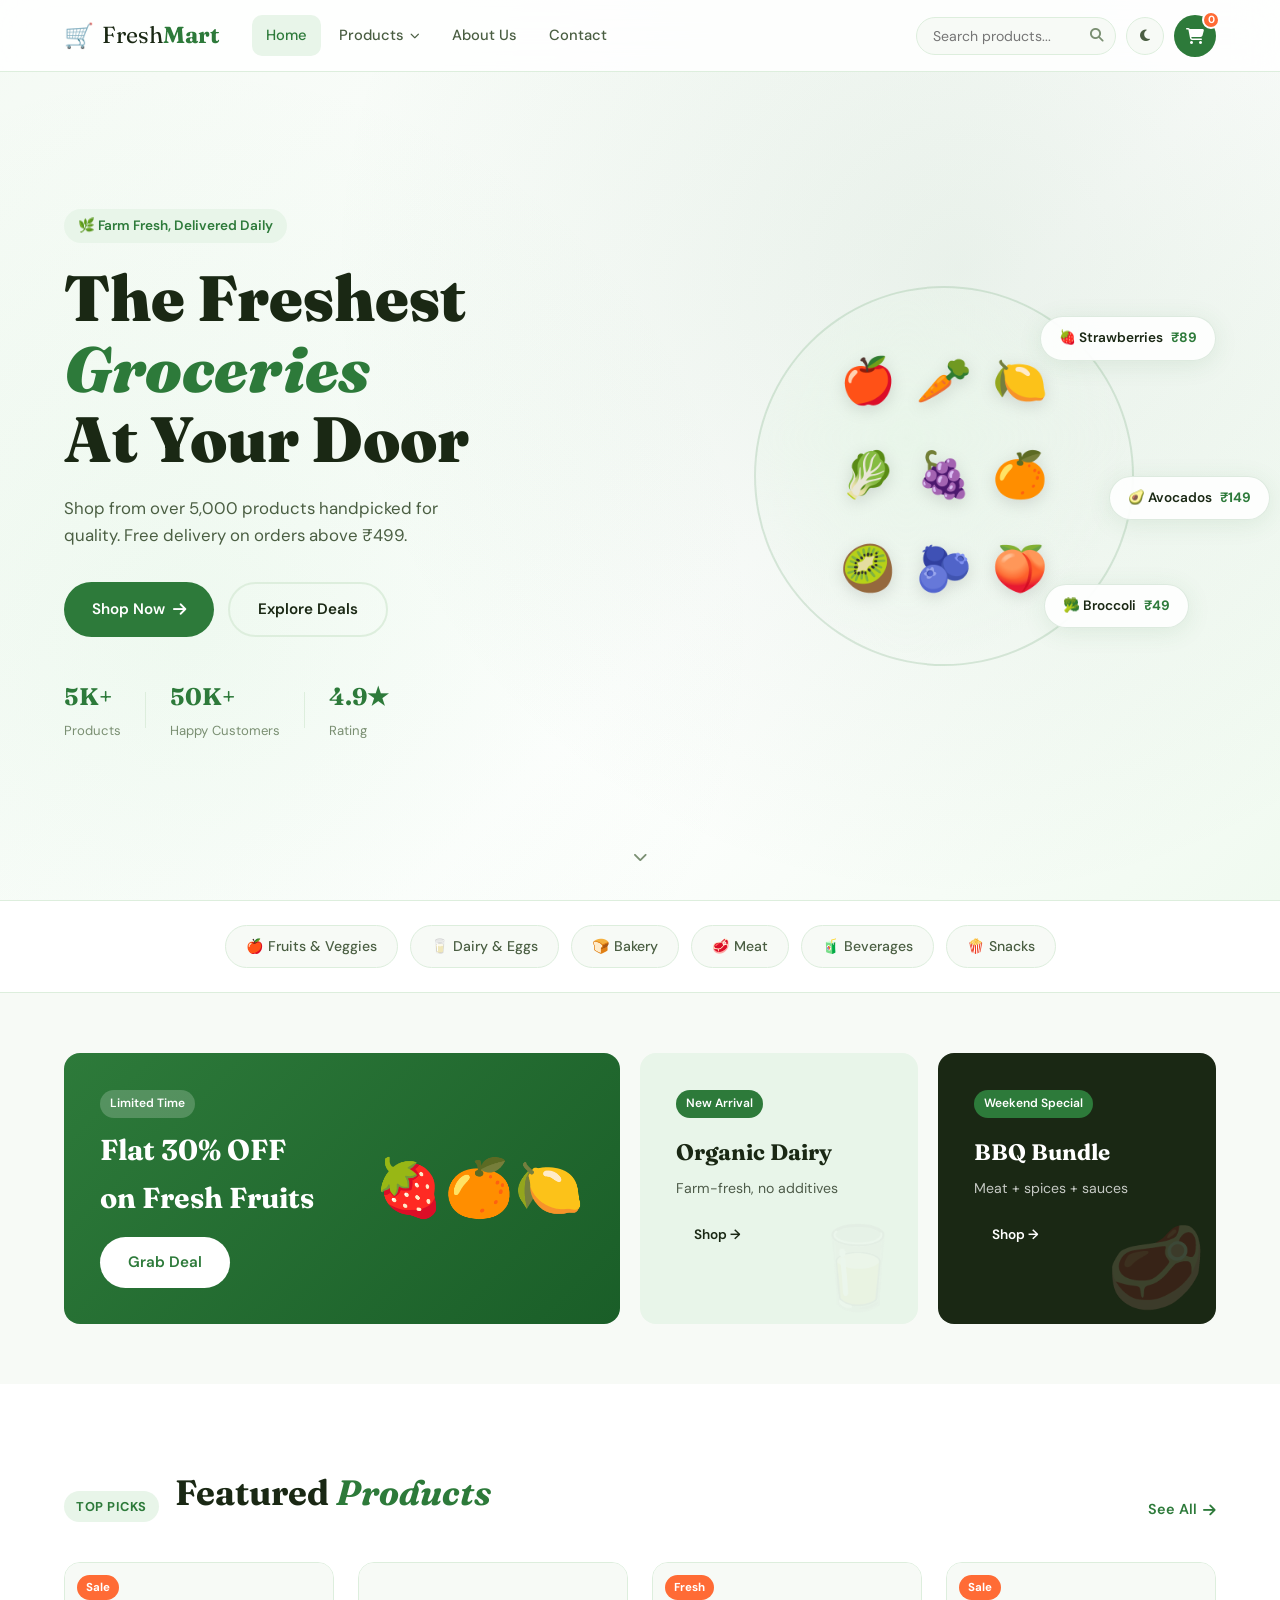
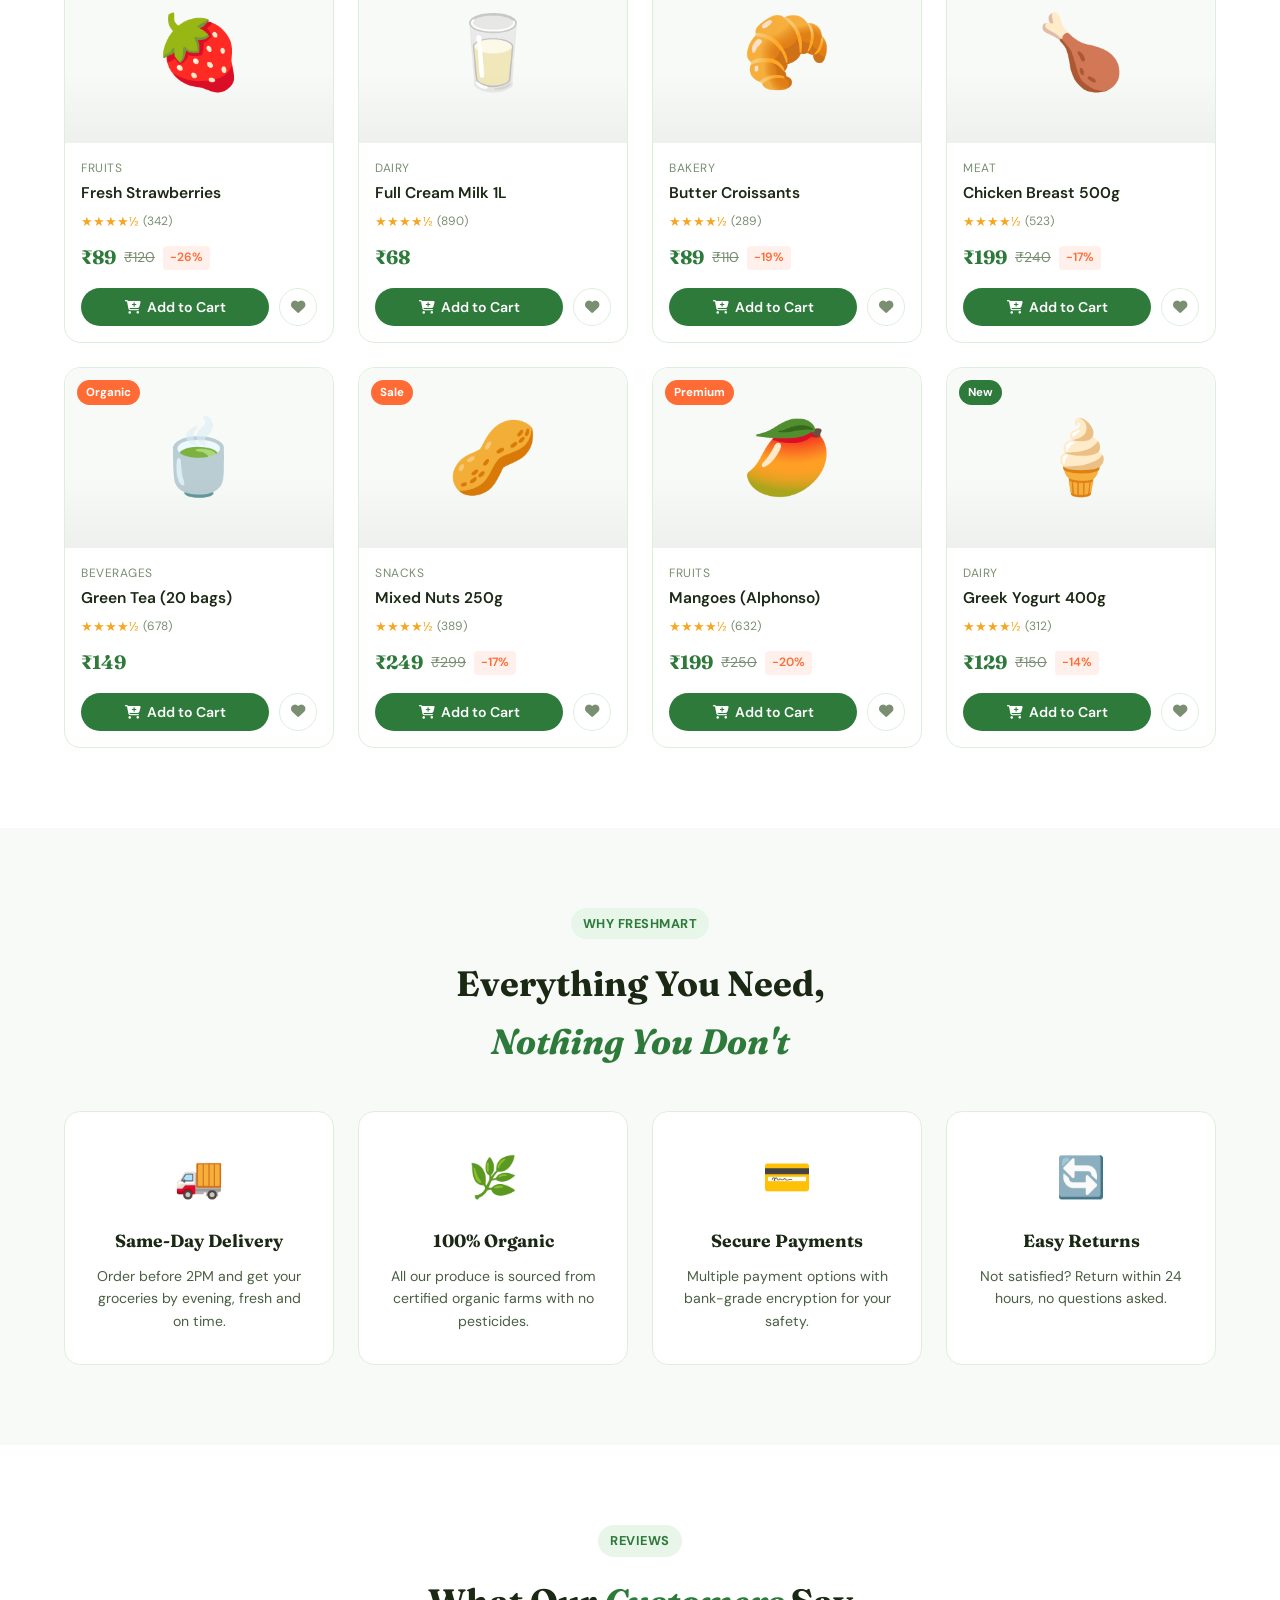
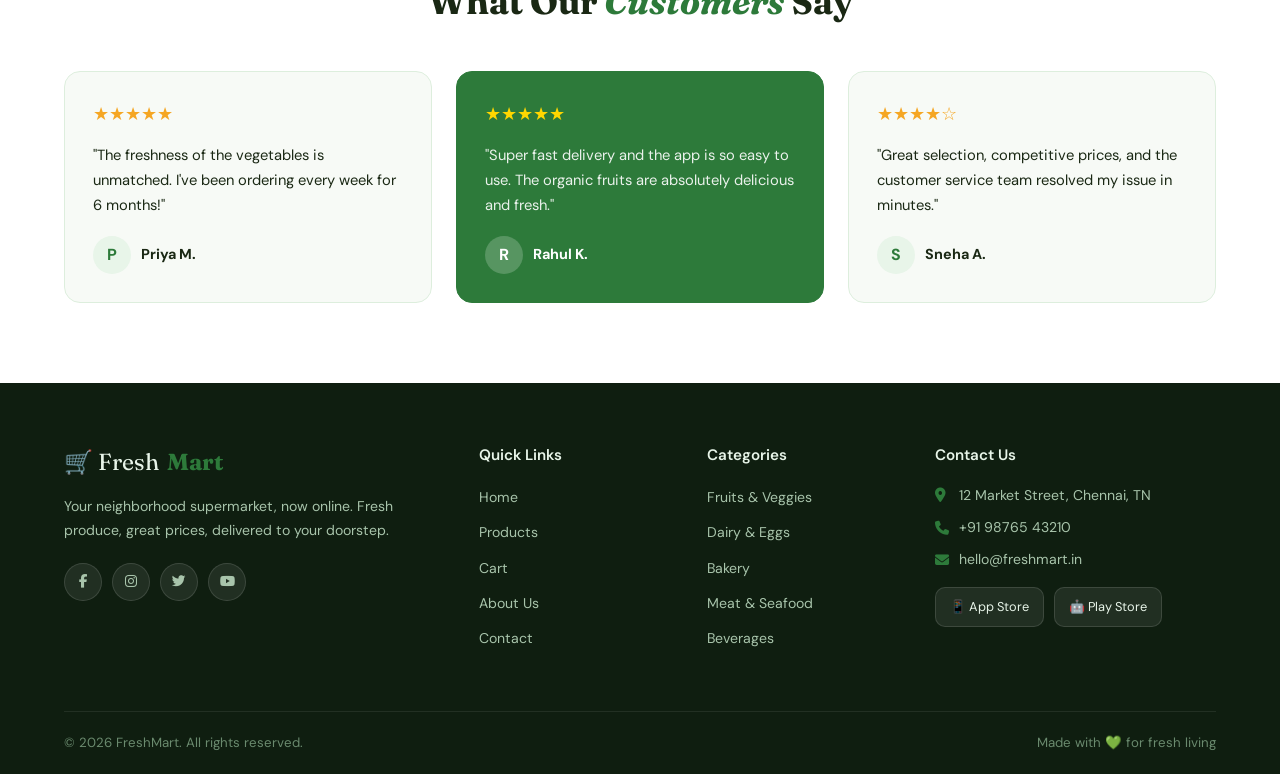
<file: index.html>
<!DOCTYPE html>
<html lang="en" data-theme="light">
<head>
  <meta charset="UTF-8" />
  <meta name="viewport" content="width=device-width, initial-scale=1.0" />
  <title>FreshMart — Fresh Groceries Delivered</title>
  <link rel="stylesheet" href="css/style.css" />
  <link rel="preconnect" href="https://fonts.googleapis.com" />
  <link href="https://fonts.googleapis.com/css2?family=Fraunces:ital,wght@0,400;0,700;0,900;1,400&family=DM+Sans:wght@300;400;500;600&display=swap" rel="stylesheet" />
  <link rel="stylesheet" href="https://cdnjs.cloudflare.com/ajax/libs/font-awesome/6.5.0/css/all.min.css" />
</head>
<body>

<!-- Loading Screen -->
<div id="loader">
  <div class="loader-inner">
    <div class="loader-leaf">🌿</div>
    <p>FreshMart</p>
    <div class="loader-bar"><span></span></div>
  </div>
</div>

<!-- Navigation -->
<nav class="navbar" id="navbar">
  <div class="nav-container">
    <a href="index.html" class="logo">
      <span class="logo-icon">🛒</span>
      <span class="logo-text">Fresh<strong>Mart</strong></span>
    </a>

    <ul class="nav-links" id="navLinks">
      <li><a href="index.html" class="active">Home</a></li>
      <li class="has-dropdown">
        <a href="products.html">Products <i class="fa fa-chevron-down"></i></a>
        <ul class="dropdown">
          <li><a href="products.html?cat=fruits">🍎 Fruits & Veggies</a></li>
          <li><a href="products.html?cat=dairy">🥛 Dairy & Eggs</a></li>
          <li><a href="products.html?cat=bakery">🍞 Bakery</a></li>
          <li><a href="products.html?cat=meat">🥩 Meat & Seafood</a></li>
          <li><a href="products.html?cat=beverages">🧃 Beverages</a></li>
          <li><a href="products.html?cat=snacks">🍿 Snacks</a></li>
        </ul>
      </li>
      <li><a href="about.html">About Us</a></li>
      <li><a href="contact.html">Contact</a></li>
    </ul>

    <div class="nav-actions">
      <div class="search-box">
        <input type="text" id="searchInput" placeholder="Search products..." autocomplete="off" />
        <i class="fa fa-search search-icon"></i>
        <div class="search-results" id="searchResults"></div>
      </div>
      <button class="theme-toggle" id="themeToggle" title="Toggle dark mode">
        <i class="fa fa-moon"></i>
      </button>
      <a href="cart.html" class="cart-btn">
        <i class="fa fa-shopping-cart"></i>
        <span class="cart-badge" id="cartBadge">0</span>
      </a>
      <button class="hamburger" id="hamburger">
        <span></span><span></span><span></span>
      </button>
    </div>
  </div>
</nav>

<!-- Hero Section -->
<section class="hero">
  <div class="hero-bg"></div>
  <div class="hero-content">
    <div class="hero-text">
      <span class="hero-tag">🌿 Farm Fresh, Delivered Daily</span>
      <h1>The Freshest<br /><em>Groceries</em><br />At Your Door</h1>
      <p>Shop from over 5,000 products handpicked for quality. Free delivery on orders above ₹499.</p>
      <div class="hero-cta">
        <a href="products.html" class="btn btn-primary">Shop Now <i class="fa fa-arrow-right"></i></a>
        <a href="#featured" class="btn btn-outline">Explore Deals</a>
      </div>
      <div class="hero-stats">
        <div class="stat"><strong>5K+</strong><span>Products</span></div>
        <div class="stat-div"></div>
        <div class="stat"><strong>50K+</strong><span>Happy Customers</span></div>
        <div class="stat-div"></div>
        <div class="stat"><strong>4.9★</strong><span>Rating</span></div>
      </div>
    </div>
    <div class="hero-visual">
      <div class="hero-circle"></div>
      <div class="floating-cards">
        <div class="float-card fc1">🍓 Strawberries <span>₹89</span></div>
        <div class="float-card fc2">🥑 Avocados <span>₹149</span></div>
        <div class="float-card fc3">🥦 Broccoli <span>₹49</span></div>
      </div>
      <div class="hero-emoji-grid">
        <span>🍎</span><span>🥕</span><span>🍋</span>
        <span>🥬</span><span>🍇</span><span>🍊</span>
        <span>🥝</span><span>🫐</span><span>🍑</span>
      </div>
    </div>
  </div>
  <div class="hero-scroll"><i class="fa fa-chevron-down"></i></div>
</section>

<!-- Categories Strip -->
<section class="categories-strip">
  <div class="container">
    <div class="cat-list">
      <a href="products.html?cat=fruits" class="cat-pill">🍎 Fruits & Veggies</a>
      <a href="products.html?cat=dairy" class="cat-pill">🥛 Dairy & Eggs</a>
      <a href="products.html?cat=bakery" class="cat-pill">🍞 Bakery</a>
      <a href="products.html?cat=meat" class="cat-pill">🥩 Meat</a>
      <a href="products.html?cat=beverages" class="cat-pill">🧃 Beverages</a>
      <a href="products.html?cat=snacks" class="cat-pill">🍿 Snacks</a>
    </div>
  </div>
</section>

<!-- Offers Banner -->
<section class="offers-banner">
  <div class="container">
    <div class="offers-grid">
      <div class="offer-card offer-main">
        <div class="offer-text">
          <span class="offer-tag">Limited Time</span>
          <h2>Flat 30% OFF<br/>on Fresh Fruits</h2>
          <a href="products.html?cat=fruits" class="btn btn-white">Grab Deal</a>
        </div>
        <div class="offer-emoji">🍓🍊🍋</div>
      </div>
      <div class="offer-card offer-sm">
        <span class="offer-tag">New Arrival</span>
        <h3>Organic Dairy</h3>
        <p>Farm-fresh, no additives</p>
        <a href="products.html?cat=dairy" class="btn btn-sm">Shop →</a>
        <div class="offer-bg-emoji">🥛</div>
      </div>
      <div class="offer-card offer-sm offer-dark">
        <span class="offer-tag">Weekend Special</span>
        <h3>BBQ Bundle</h3>
        <p>Meat + spices + sauces</p>
        <a href="products.html?cat=meat" class="btn btn-sm">Shop →</a>
        <div class="offer-bg-emoji">🥩</div>
      </div>
    </div>
  </div>
</section>

<!-- Featured Products -->
<section class="featured" id="featured">
  <div class="container">
    <div class="section-header">
      <span class="section-tag">Top Picks</span>
      <h2>Featured <em>Products</em></h2>
      <a href="products.html" class="see-all">See All <i class="fa fa-arrow-right"></i></a>
    </div>
    <div class="products-grid" id="featuredGrid">
      <!-- JS injected -->
    </div>
  </div>
</section>

<!-- Why Choose Us -->
<section class="why-us">
  <div class="container">
    <div class="section-header centered">
      <span class="section-tag">Why FreshMart</span>
      <h2>Everything You Need,<br/><em>Nothing You Don't</em></h2>
    </div>
    <div class="features-grid">
      <div class="feature-card">
        <div class="feat-icon">🚚</div>
        <h3>Same-Day Delivery</h3>
        <p>Order before 2PM and get your groceries by evening, fresh and on time.</p>
      </div>
      <div class="feature-card">
        <div class="feat-icon">🌿</div>
        <h3>100% Organic</h3>
        <p>All our produce is sourced from certified organic farms with no pesticides.</p>
      </div>
      <div class="feature-card">
        <div class="feat-icon">💳</div>
        <h3>Secure Payments</h3>
        <p>Multiple payment options with bank-grade encryption for your safety.</p>
      </div>
      <div class="feature-card">
        <div class="feat-icon">🔄</div>
        <h3>Easy Returns</h3>
        <p>Not satisfied? Return within 24 hours, no questions asked.</p>
      </div>
    </div>
  </div>
</section>

<!-- Testimonials -->
<section class="testimonials">
  <div class="container">
    <div class="section-header centered">
      <span class="section-tag">Reviews</span>
      <h2>What Our <em>Customers</em> Say</h2>
    </div>
    <div class="testi-grid">
      <div class="testi-card">
        <div class="stars">★★★★★</div>
        <p>"The freshness of the vegetables is unmatched. I've been ordering every week for 6 months!"</p>
        <div class="testi-author"><span class="testi-avatar">P</span><strong>Priya M.</strong></div>
      </div>
      <div class="testi-card featured-testi">
        <div class="stars">★★★★★</div>
        <p>"Super fast delivery and the app is so easy to use. The organic fruits are absolutely delicious and fresh."</p>
        <div class="testi-author"><span class="testi-avatar">R</span><strong>Rahul K.</strong></div>
      </div>
      <div class="testi-card">
        <div class="stars">★★★★☆</div>
        <p>"Great selection, competitive prices, and the customer service team resolved my issue in minutes."</p>
        <div class="testi-author"><span class="testi-avatar">S</span><strong>Sneha A.</strong></div>
      </div>
    </div>
  </div>
</section>

<!-- Footer -->
<footer class="footer">
  <div class="container">
    <div class="footer-grid">
      <div class="footer-brand">
        <a href="index.html" class="logo">🛒 Fresh<strong>Mart</strong></a>
        <p>Your neighborhood supermarket, now online. Fresh produce, great prices, delivered to your doorstep.</p>
        <div class="social-links">
          <a href="#" class="social-link"><i class="fab fa-facebook-f"></i></a>
          <a href="#" class="social-link"><i class="fab fa-instagram"></i></a>
          <a href="#" class="social-link"><i class="fab fa-twitter"></i></a>
          <a href="#" class="social-link"><i class="fab fa-youtube"></i></a>
        </div>
      </div>
      <div class="footer-links">
        <h4>Quick Links</h4>
        <ul>
          <li><a href="index.html">Home</a></li>
          <li><a href="products.html">Products</a></li>
          <li><a href="cart.html">Cart</a></li>
          <li><a href="about.html">About Us</a></li>
          <li><a href="contact.html">Contact</a></li>
        </ul>
      </div>
      <div class="footer-links">
        <h4>Categories</h4>
        <ul>
          <li><a href="products.html?cat=fruits">Fruits & Veggies</a></li>
          <li><a href="products.html?cat=dairy">Dairy & Eggs</a></li>
          <li><a href="products.html?cat=bakery">Bakery</a></li>
          <li><a href="products.html?cat=meat">Meat & Seafood</a></li>
          <li><a href="products.html?cat=beverages">Beverages</a></li>
        </ul>
      </div>
      <div class="footer-contact">
        <h4>Contact Us</h4>
        <p><i class="fa fa-map-marker-alt"></i> 12 Market Street, Chennai, TN</p>
        <p><i class="fa fa-phone"></i> +91 98765 43210</p>
        <p><i class="fa fa-envelope"></i> hello@freshmart.in</p>
        <div class="app-badges">
          <a href="#" class="badge-btn">📱 App Store</a>
          <a href="#" class="badge-btn">🤖 Play Store</a>
        </div>
      </div>
    </div>
    <div class="footer-bottom">
      <p>© 2026 FreshMart. All rights reserved.</p>
      <p>Made with 💚 for fresh living</p>
    </div>
  </div>
</footer>

<!-- Toast Notification -->
<div id="toast" class="toast"></div>

<script src="js/script.js"></script>
</body>
</html>
</file>
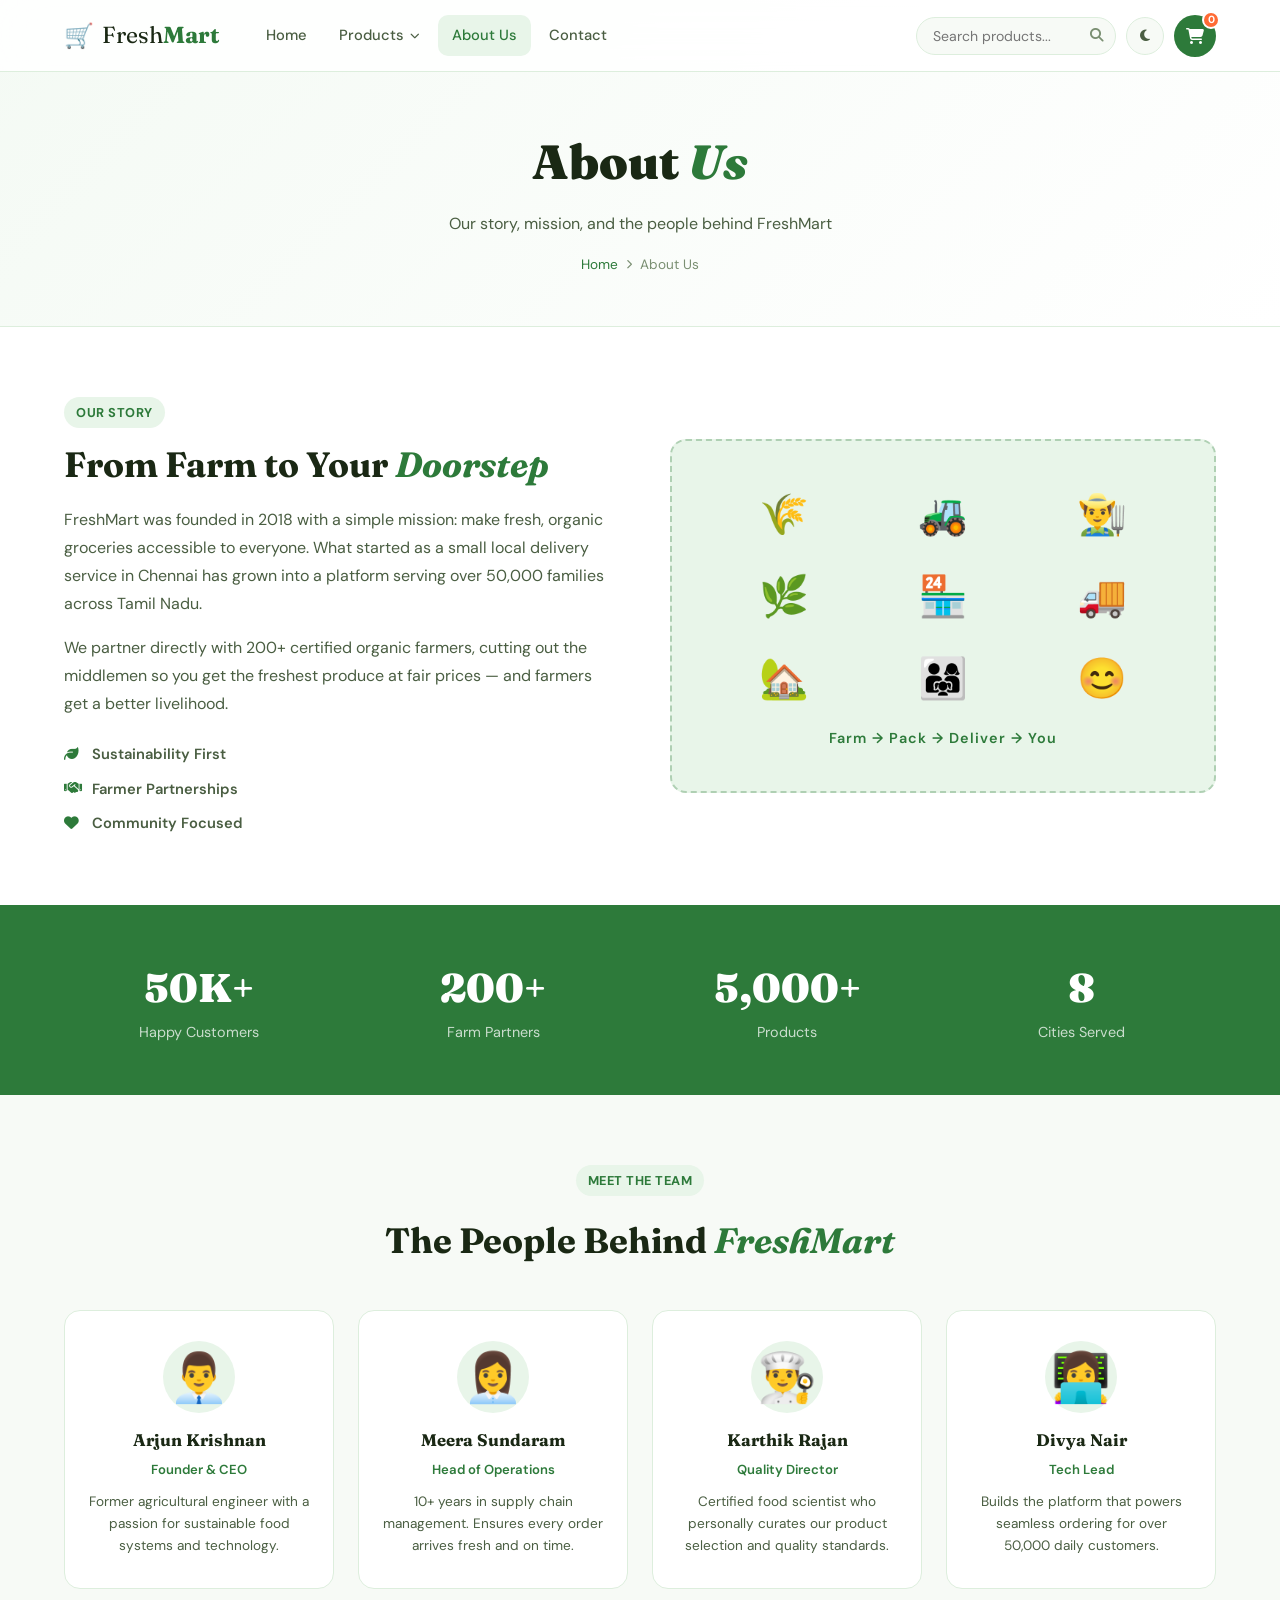
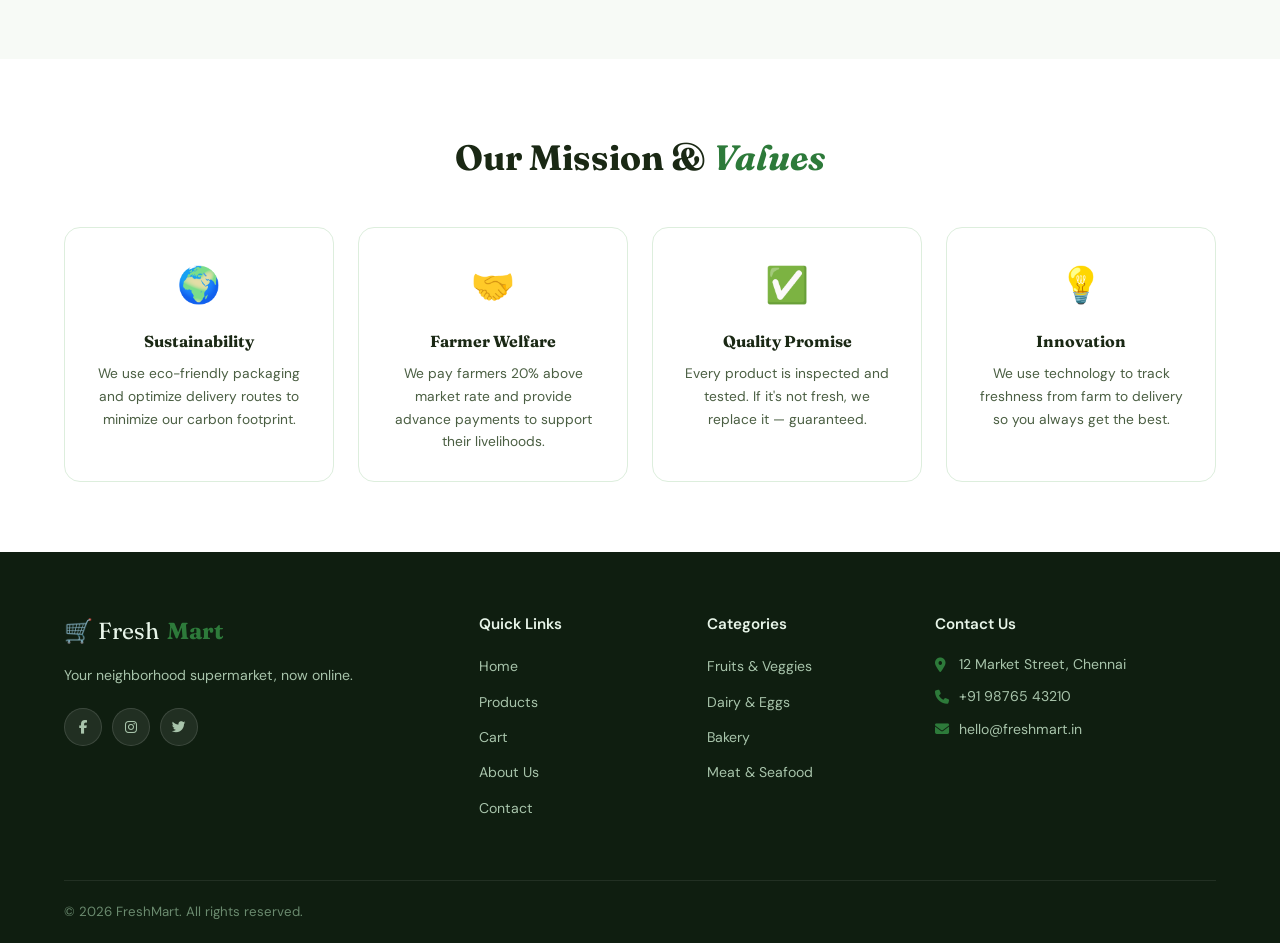
<file: about.html>
<!DOCTYPE html>
<html lang="en" data-theme="light">
<head>
  <meta charset="UTF-8" />
  <meta name="viewport" content="width=device-width, initial-scale=1.0" />
  <title>About Us — FreshMart</title>
  <link rel="stylesheet" href="css/style.css" />
  <link rel="preconnect" href="https://fonts.googleapis.com" />
  <link href="https://fonts.googleapis.com/css2?family=Fraunces:ital,wght@0,400;0,700;0,900;1,400&family=DM+Sans:wght@300;400;500;600&display=swap" rel="stylesheet" />
  <link rel="stylesheet" href="https://cdnjs.cloudflare.com/ajax/libs/font-awesome/6.5.0/css/all.min.css" />
</head>
<body>

<div id="loader"><div class="loader-inner"><div class="loader-leaf">🌿</div><p>FreshMart</p><div class="loader-bar"><span></span></div></div></div>

<nav class="navbar" id="navbar">
  <div class="nav-container">
    <a href="index.html" class="logo"><span class="logo-icon">🛒</span><span class="logo-text">Fresh<strong>Mart</strong></span></a>
    <ul class="nav-links" id="navLinks">
      <li><a href="index.html">Home</a></li>
      <li class="has-dropdown"><a href="products.html">Products <i class="fa fa-chevron-down"></i></a>
        <ul class="dropdown"><li><a href="products.html?cat=fruits">🍎 Fruits & Veggies</a></li><li><a href="products.html?cat=dairy">🥛 Dairy & Eggs</a></li><li><a href="products.html?cat=bakery">🍞 Bakery</a></li><li><a href="products.html?cat=meat">🥩 Meat & Seafood</a></li></ul>
      </li>
      <li><a href="about.html" class="active">About Us</a></li>
      <li><a href="contact.html">Contact</a></li>
    </ul>
    <div class="nav-actions">
      <div class="search-box"><input type="text" id="searchInput" placeholder="Search products..." autocomplete="off" /><i class="fa fa-search search-icon"></i><div class="search-results" id="searchResults"></div></div>
      <button class="theme-toggle" id="themeToggle"><i class="fa fa-moon"></i></button>
      <a href="cart.html" class="cart-btn"><i class="fa fa-shopping-cart"></i><span class="cart-badge" id="cartBadge">0</span></a>
      <button class="hamburger" id="hamburger"><span></span><span></span><span></span></button>
    </div>
  </div>
</nav>

<div class="page-header">
  <div class="container">
    <h1>About <em>Us</em></h1>
    <p>Our story, mission, and the people behind FreshMart</p>
    <nav class="breadcrumb"><a href="index.html">Home</a> <i class="fa fa-chevron-right"></i> <span>About Us</span></nav>
  </div>
</div>

<!-- Our Story -->
<section class="about-story">
  <div class="container">
    <div class="about-grid">
      <div class="about-text">
        <span class="section-tag">Our Story</span>
        <h2>From Farm to Your <em>Doorstep</em></h2>
        <p>FreshMart was founded in 2018 with a simple mission: make fresh, organic groceries accessible to everyone. What started as a small local delivery service in Chennai has grown into a platform serving over 50,000 families across Tamil Nadu.</p>
        <p>We partner directly with 200+ certified organic farmers, cutting out the middlemen so you get the freshest produce at fair prices — and farmers get a better livelihood.</p>
        <div class="about-values">
          <div class="value-item"><i class="fa fa-leaf"></i> <span>Sustainability First</span></div>
          <div class="value-item"><i class="fa fa-handshake"></i> <span>Farmer Partnerships</span></div>
          <div class="value-item"><i class="fa fa-heart"></i> <span>Community Focused</span></div>
        </div>
      </div>
      <div class="about-visual">
        <div class="about-img-placeholder">
          <div class="about-emoji-grid">
            <span>🌾</span><span>🚜</span><span>👨‍🌾</span>
            <span>🌿</span><span>🏪</span><span>🚚</span>
            <span>🏡</span><span>👨‍👩‍👧</span><span>😊</span>
          </div>
          <p>Farm → Pack → Deliver → You</p>
        </div>
      </div>
    </div>
  </div>
</section>

<!-- Stats -->
<section class="about-stats">
  <div class="container">
    <div class="stats-grid">
      <div class="stat-box">
        <h2>50K+</h2>
        <p>Happy Customers</p>
      </div>
      <div class="stat-box">
        <h2>200+</h2>
        <p>Farm Partners</p>
      </div>
      <div class="stat-box">
        <h2>5,000+</h2>
        <p>Products</p>
      </div>
      <div class="stat-box">
        <h2>8</h2>
        <p>Cities Served</p>
      </div>
    </div>
  </div>
</section>

<!-- Team -->
<section class="team-section">
  <div class="container">
    <div class="section-header centered">
      <span class="section-tag">Meet The Team</span>
      <h2>The People Behind <em>FreshMart</em></h2>
    </div>
    <div class="team-grid">
      <div class="team-card">
        <div class="team-avatar">👨‍💼</div>
        <h3>Arjun Krishnan</h3>
        <p class="team-role">Founder & CEO</p>
        <p>Former agricultural engineer with a passion for sustainable food systems and technology.</p>
      </div>
      <div class="team-card">
        <div class="team-avatar">👩‍💼</div>
        <h3>Meera Sundaram</h3>
        <p class="team-role">Head of Operations</p>
        <p>10+ years in supply chain management. Ensures every order arrives fresh and on time.</p>
      </div>
      <div class="team-card">
        <div class="team-avatar">👨‍🍳</div>
        <h3>Karthik Rajan</h3>
        <p class="team-role">Quality Director</p>
        <p>Certified food scientist who personally curates our product selection and quality standards.</p>
      </div>
      <div class="team-card">
        <div class="team-avatar">👩‍💻</div>
        <h3>Divya Nair</h3>
        <p class="team-role">Tech Lead</p>
        <p>Builds the platform that powers seamless ordering for over 50,000 daily customers.</p>
      </div>
    </div>
  </div>
</section>

<!-- Mission -->
<section class="mission-section">
  <div class="container">
    <div class="mission-content">
      <h2>Our Mission & <em>Values</em></h2>
      <div class="mission-grid">
        <div class="mission-card">
          <div class="mission-icon">🌍</div>
          <h3>Sustainability</h3>
          <p>We use eco-friendly packaging and optimize delivery routes to minimize our carbon footprint.</p>
        </div>
        <div class="mission-card">
          <div class="mission-icon">🤝</div>
          <h3>Farmer Welfare</h3>
          <p>We pay farmers 20% above market rate and provide advance payments to support their livelihoods.</p>
        </div>
        <div class="mission-card">
          <div class="mission-icon">✅</div>
          <h3>Quality Promise</h3>
          <p>Every product is inspected and tested. If it's not fresh, we replace it — guaranteed.</p>
        </div>
        <div class="mission-card">
          <div class="mission-icon">💡</div>
          <h3>Innovation</h3>
          <p>We use technology to track freshness from farm to delivery so you always get the best.</p>
        </div>
      </div>
    </div>
  </div>
</section>

<footer class="footer">
  <div class="container">
    <div class="footer-grid">
      <div class="footer-brand"><a href="index.html" class="logo">🛒 Fresh<strong>Mart</strong></a><p>Your neighborhood supermarket, now online.</p><div class="social-links"><a href="#" class="social-link"><i class="fab fa-facebook-f"></i></a><a href="#" class="social-link"><i class="fab fa-instagram"></i></a><a href="#" class="social-link"><i class="fab fa-twitter"></i></a></div></div>
      <div class="footer-links"><h4>Quick Links</h4><ul><li><a href="index.html">Home</a></li><li><a href="products.html">Products</a></li><li><a href="cart.html">Cart</a></li><li><a href="about.html">About Us</a></li><li><a href="contact.html">Contact</a></li></ul></div>
      <div class="footer-links"><h4>Categories</h4><ul><li><a href="products.html?cat=fruits">Fruits & Veggies</a></li><li><a href="products.html?cat=dairy">Dairy & Eggs</a></li><li><a href="products.html?cat=bakery">Bakery</a></li><li><a href="products.html?cat=meat">Meat & Seafood</a></li></ul></div>
      <div class="footer-contact"><h4>Contact Us</h4><p><i class="fa fa-map-marker-alt"></i> 12 Market Street, Chennai</p><p><i class="fa fa-phone"></i> +91 98765 43210</p><p><i class="fa fa-envelope"></i> hello@freshmart.in</p></div>
    </div>
    <div class="footer-bottom"><p>© 2026 FreshMart. All rights reserved.</p></div>
  </div>
</footer>

<div id="toast" class="toast"></div>
<script src="js/script.js"></script>
</body>
</html>
</file>
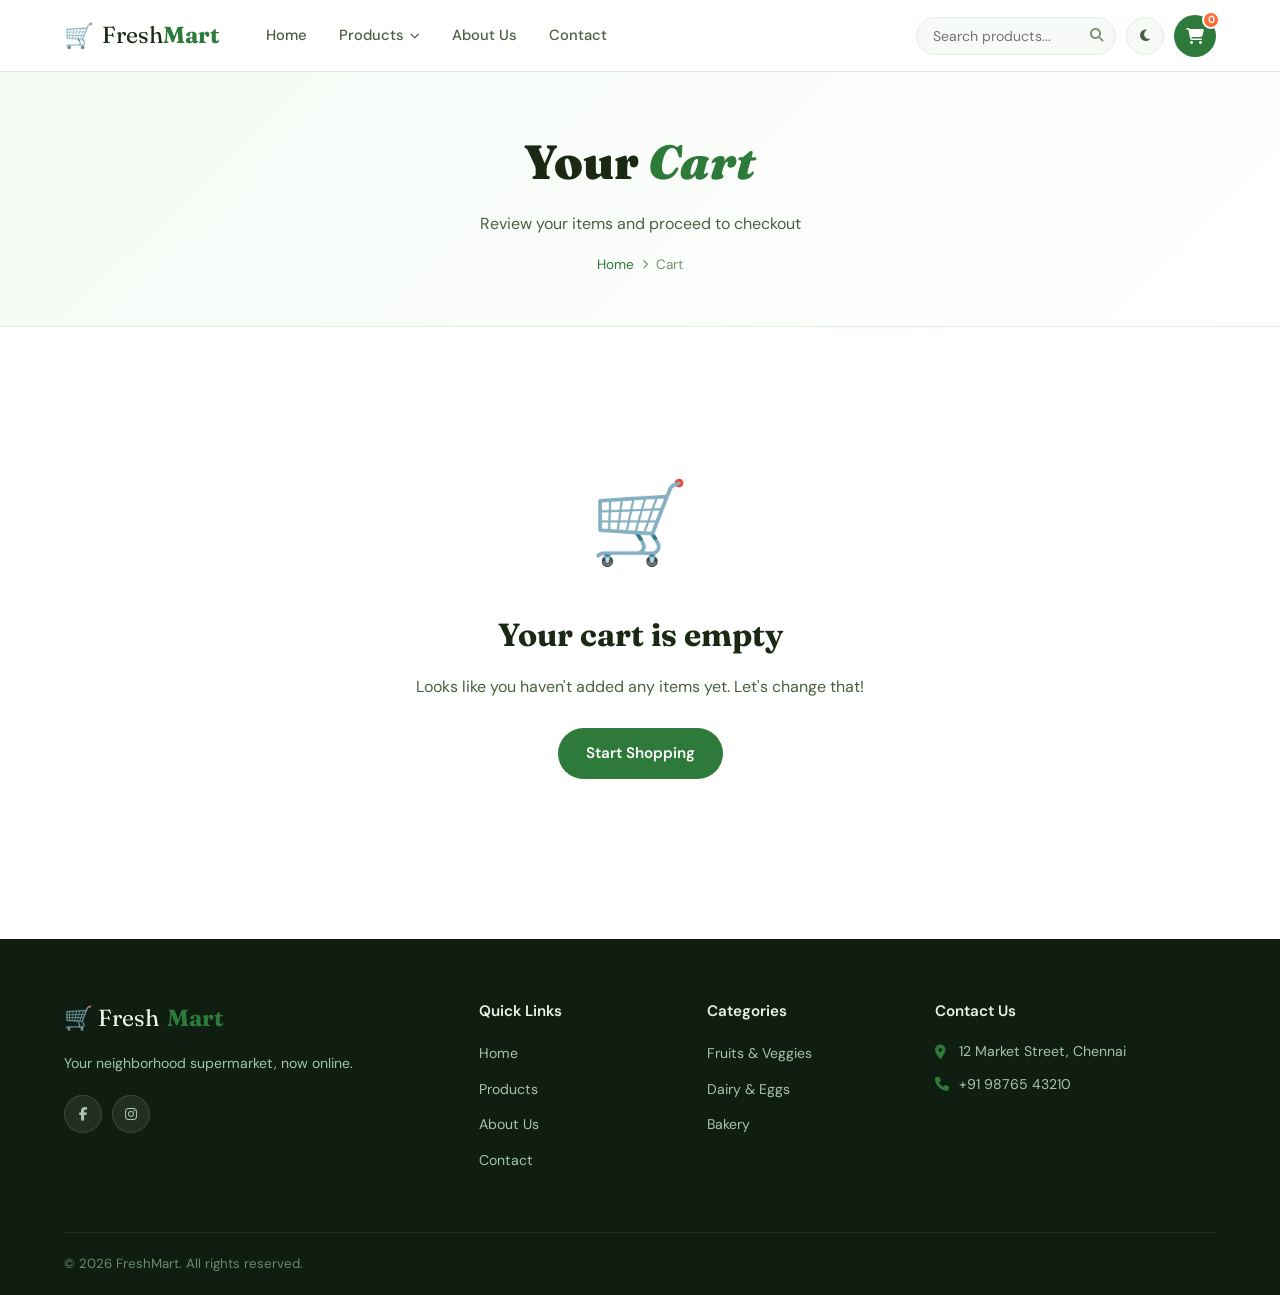
<file: cart.html>
<!DOCTYPE html>
<html lang="en" data-theme="light">
<head>
  <meta charset="UTF-8" />
  <meta name="viewport" content="width=device-width, initial-scale=1.0" />
  <title>Cart — FreshMart</title>
  <link rel="stylesheet" href="css/style.css" />
  <link rel="preconnect" href="https://fonts.googleapis.com" />
  <link href="https://fonts.googleapis.com/css2?family=Fraunces:ital,wght@0,400;0,700;0,900;1,400&family=DM+Sans:wght@300;400;500;600&display=swap" rel="stylesheet" />
  <link rel="stylesheet" href="https://cdnjs.cloudflare.com/ajax/libs/font-awesome/6.5.0/css/all.min.css" />
</head>
<body>

<div id="loader"><div class="loader-inner"><div class="loader-leaf">🌿</div><p>FreshMart</p><div class="loader-bar"><span></span></div></div></div>

<nav class="navbar" id="navbar">
  <div class="nav-container">
    <a href="index.html" class="logo"><span class="logo-icon">🛒</span><span class="logo-text">Fresh<strong>Mart</strong></span></a>
    <ul class="nav-links" id="navLinks">
      <li><a href="index.html">Home</a></li>
      <li class="has-dropdown"><a href="products.html">Products <i class="fa fa-chevron-down"></i></a>
        <ul class="dropdown">
          <li><a href="products.html?cat=fruits">🍎 Fruits & Veggies</a></li>
          <li><a href="products.html?cat=dairy">🥛 Dairy & Eggs</a></li>
          <li><a href="products.html?cat=bakery">🍞 Bakery</a></li>
          <li><a href="products.html?cat=meat">🥩 Meat & Seafood</a></li>
          <li><a href="products.html?cat=beverages">🧃 Beverages</a></li>
          <li><a href="products.html?cat=snacks">🍿 Snacks</a></li>
        </ul>
      </li>
      <li><a href="about.html">About Us</a></li>
      <li><a href="contact.html">Contact</a></li>
    </ul>
    <div class="nav-actions">
      <div class="search-box">
        <input type="text" id="searchInput" placeholder="Search products..." autocomplete="off" />
        <i class="fa fa-search search-icon"></i>
        <div class="search-results" id="searchResults"></div>
      </div>
      <button class="theme-toggle" id="themeToggle"><i class="fa fa-moon"></i></button>
      <a href="cart.html" class="cart-btn active"><i class="fa fa-shopping-cart"></i><span class="cart-badge" id="cartBadge">0</span></a>
      <button class="hamburger" id="hamburger"><span></span><span></span><span></span></button>
    </div>
  </div>
</nav>

<div class="page-header">
  <div class="container">
    <h1>Your <em>Cart</em></h1>
    <p>Review your items and proceed to checkout</p>
    <nav class="breadcrumb"><a href="index.html">Home</a> <i class="fa fa-chevron-right"></i> <span>Cart</span></nav>
  </div>
</div>

<section class="cart-page">
  <div class="container">
    <!-- Empty Cart State -->
    <div id="emptyCart" class="empty-cart" style="display:none">
      <div class="empty-cart-icon">🛒</div>
      <h2>Your cart is empty</h2>
      <p>Looks like you haven't added any items yet. Let's change that!</p>
      <a href="products.html" class="btn btn-primary">Start Shopping</a>
    </div>

    <!-- Cart Content -->
    <div id="cartContent" class="cart-layout">
      <!-- Cart Items -->
      <div class="cart-items-section">
        <div class="cart-header-row">
          <h3>Cart Items (<span id="cartItemCount">0</span>)</h3>
          <button id="clearCartBtn" class="clear-btn"><i class="fa fa-trash"></i> Clear All</button>
        </div>
        <div id="cartItemsList">
          <!-- Injected by JS -->
        </div>
      </div>

      <!-- Order Summary -->
      <div class="order-summary">
        <h3>Order Summary</h3>
        <div class="summary-rows">
          <div class="summary-row"><span>Subtotal</span><span id="subtotal">₹0</span></div>
          <div class="summary-row"><span>Delivery Fee</span><span id="deliveryFee">₹49</span></div>
          <div class="summary-row discount-row" id="discountRow" style="display:none">
            <span>Discount</span><span id="discountAmt" class="discount-text">-₹0</span>
          </div>
          <div class="summary-divider"></div>
          <div class="summary-row total-row"><span>Total</span><span id="totalPrice">₹0</span></div>
        </div>

        <div class="coupon-box">
          <input type="text" id="couponInput" placeholder="Enter coupon code" />
          <button id="applyCoupon" class="btn btn-sm">Apply</button>
        </div>
        <p class="coupon-hint">Try: FRESH10, SAVE20, FIRSTBUY</p>

        <button class="btn btn-primary btn-full" id="checkoutBtn">
          <i class="fa fa-lock"></i> Proceed to Checkout
        </button>
        <a href="products.html" class="continue-shopping">
          <i class="fa fa-arrow-left"></i> Continue Shopping
        </a>

        <div class="payment-icons">
          <span>💳</span><span>🏦</span><span>📱</span>
          <p>Secured by 256-bit SSL encryption</p>
        </div>
      </div>
    </div>
  </div>
</section>

<!-- Checkout Modal -->
<div id="checkoutModal" class="modal-overlay" style="display:none">
  <div class="modal">
    <div class="modal-success">
      <div class="success-icon">✅</div>
      <h2>Order Placed Successfully!</h2>
      <p>Thank you for shopping with FreshMart. Your order will be delivered within 2–4 hours.</p>
      <p class="order-id">Order ID: #<span id="orderId"></span></p>
      <button class="btn btn-primary" onclick="closeModal()">Continue Shopping</button>
    </div>
  </div>
</div>

<footer class="footer">
  <div class="container">
    <div class="footer-grid">
      <div class="footer-brand"><a href="index.html" class="logo">🛒 Fresh<strong>Mart</strong></a><p>Your neighborhood supermarket, now online.</p><div class="social-links"><a href="#" class="social-link"><i class="fab fa-facebook-f"></i></a><a href="#" class="social-link"><i class="fab fa-instagram"></i></a></div></div>
      <div class="footer-links"><h4>Quick Links</h4><ul><li><a href="index.html">Home</a></li><li><a href="products.html">Products</a></li><li><a href="about.html">About Us</a></li><li><a href="contact.html">Contact</a></li></ul></div>
      <div class="footer-links"><h4>Categories</h4><ul><li><a href="products.html?cat=fruits">Fruits & Veggies</a></li><li><a href="products.html?cat=dairy">Dairy & Eggs</a></li><li><a href="products.html?cat=bakery">Bakery</a></li></ul></div>
      <div class="footer-contact"><h4>Contact Us</h4><p><i class="fa fa-map-marker-alt"></i> 12 Market Street, Chennai</p><p><i class="fa fa-phone"></i> +91 98765 43210</p></div>
    </div>
    <div class="footer-bottom"><p>© 2026 FreshMart. All rights reserved.</p></div>
  </div>
</footer>

<div id="toast" class="toast"></div>
<script src="js/script.js"></script>
</body>
</html>
</file>
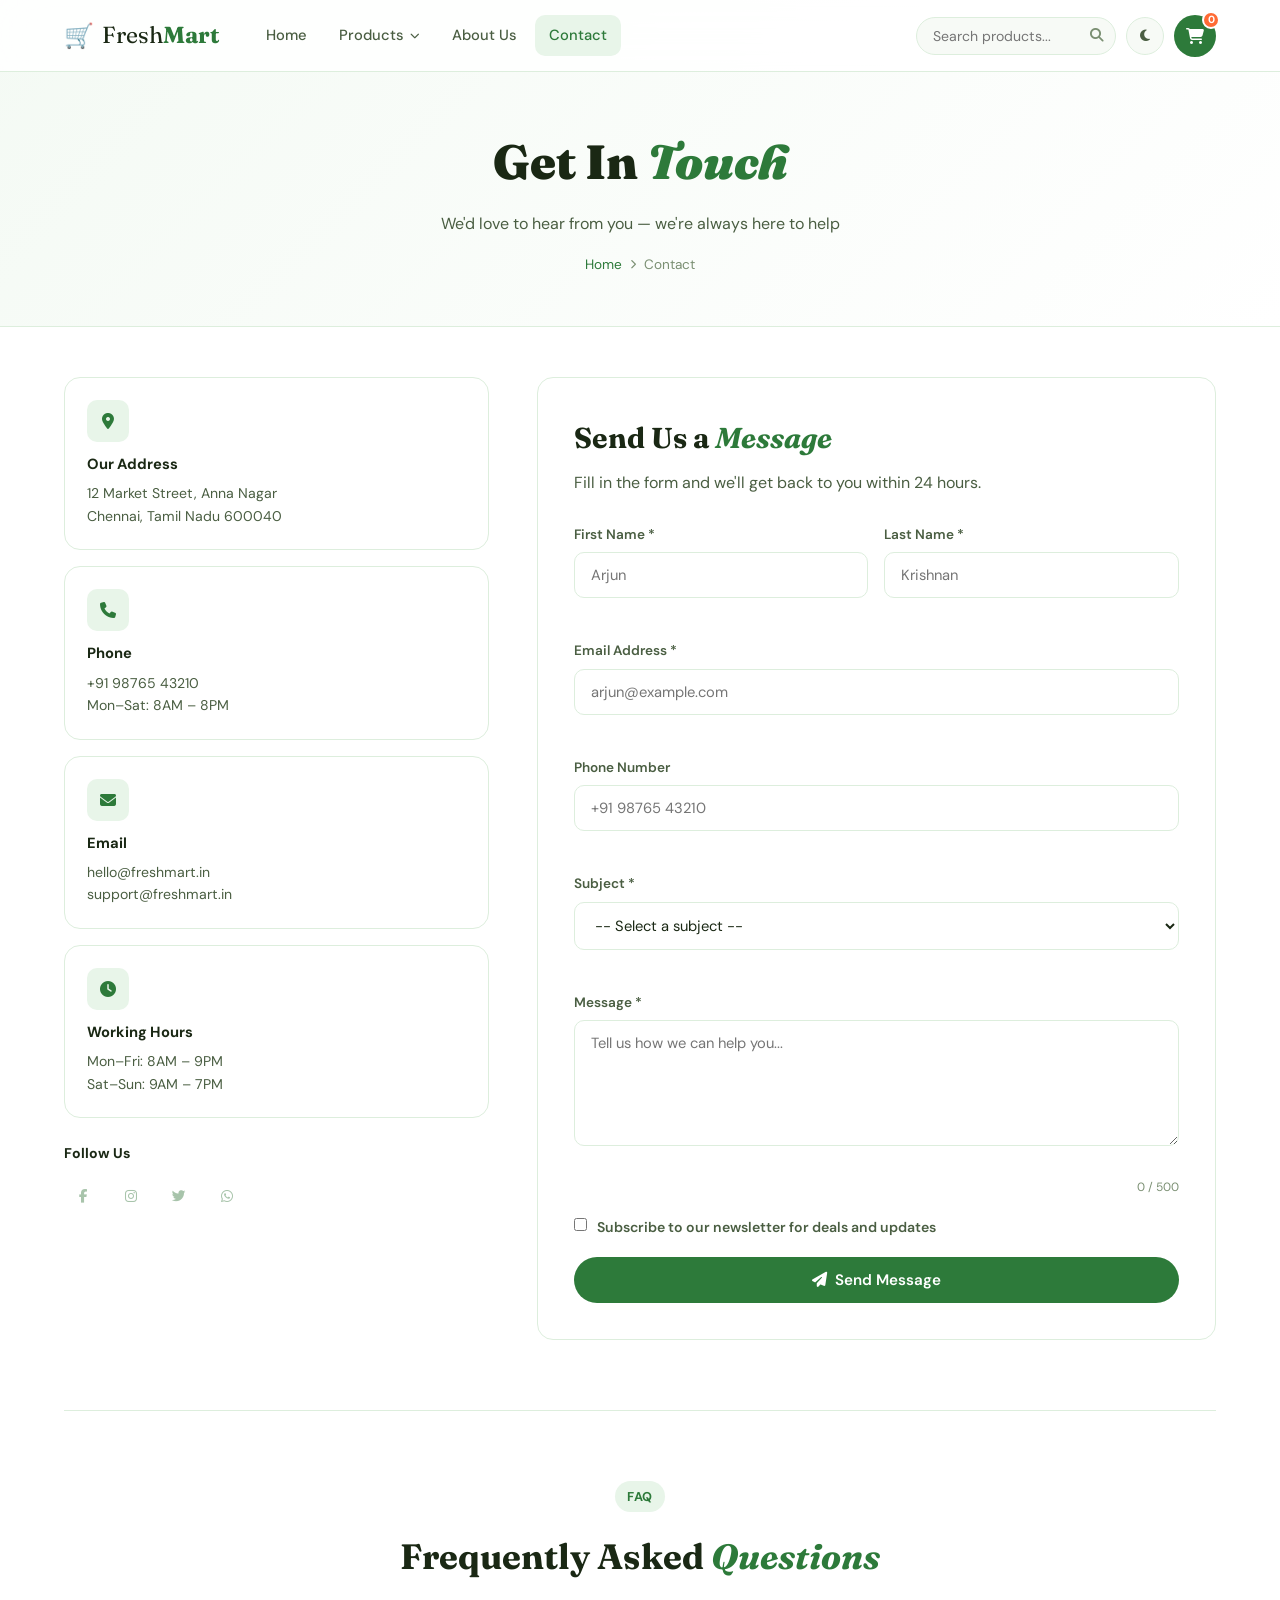
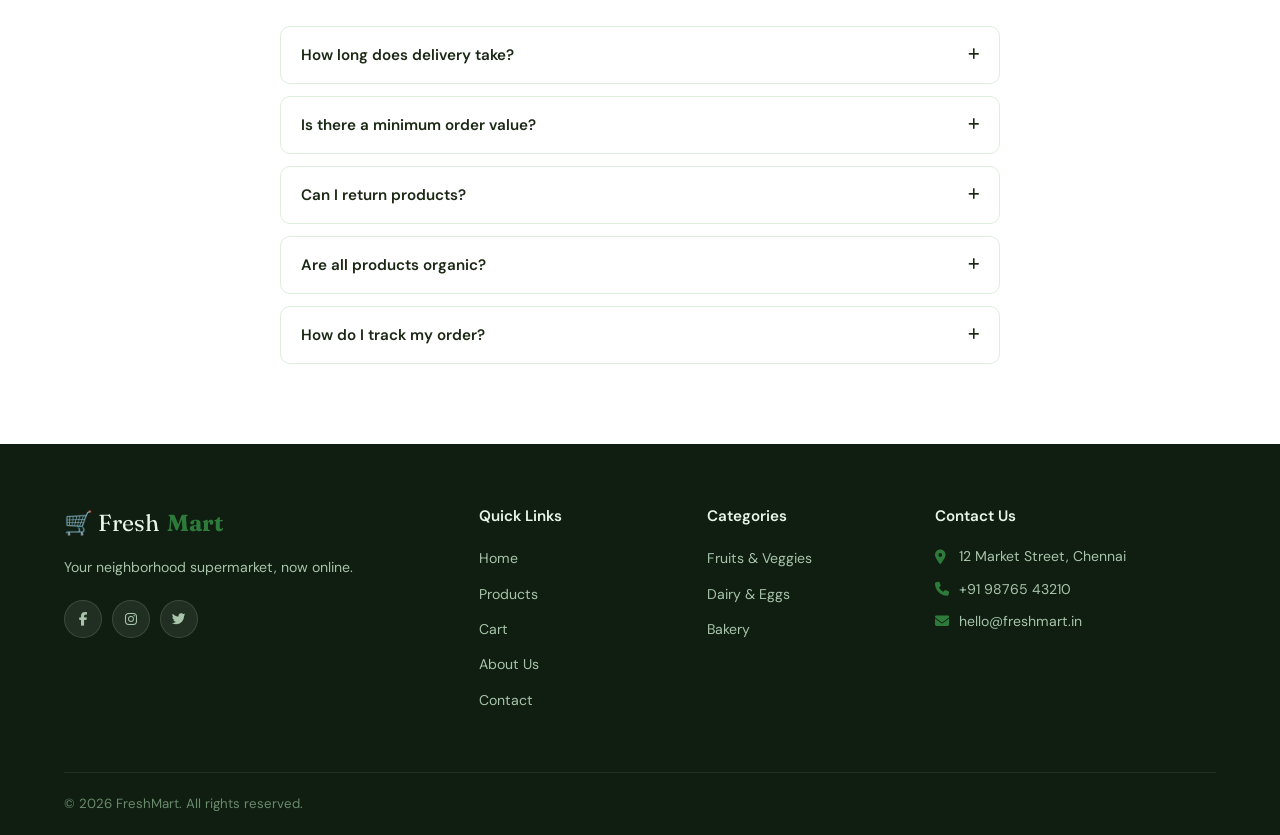
<file: contact.html>
<!DOCTYPE html>
<html lang="en" data-theme="light">
<head>
  <meta charset="UTF-8" />
  <meta name="viewport" content="width=device-width, initial-scale=1.0" />
  <title>Contact — FreshMart</title>
  <link rel="stylesheet" href="css/style.css" />
  <link rel="preconnect" href="https://fonts.googleapis.com" />
  <link href="https://fonts.googleapis.com/css2?family=Fraunces:ital,wght@0,400;0,700;0,900;1,400&family=DM+Sans:wght@300;400;500;600&display=swap" rel="stylesheet" />
  <link rel="stylesheet" href="https://cdnjs.cloudflare.com/ajax/libs/font-awesome/6.5.0/css/all.min.css" />
</head>
<body>

<div id="loader"><div class="loader-inner"><div class="loader-leaf">🌿</div><p>FreshMart</p><div class="loader-bar"><span></span></div></div></div>

<nav class="navbar" id="navbar">
  <div class="nav-container">
    <a href="index.html" class="logo"><span class="logo-icon">🛒</span><span class="logo-text">Fresh<strong>Mart</strong></span></a>
    <ul class="nav-links" id="navLinks">
      <li><a href="index.html">Home</a></li>
      <li class="has-dropdown"><a href="products.html">Products <i class="fa fa-chevron-down"></i></a>
        <ul class="dropdown"><li><a href="products.html?cat=fruits">🍎 Fruits & Veggies</a></li><li><a href="products.html?cat=dairy">🥛 Dairy & Eggs</a></li><li><a href="products.html?cat=bakery">🍞 Bakery</a></li><li><a href="products.html?cat=meat">🥩 Meat & Seafood</a></li></ul>
      </li>
      <li><a href="about.html">About Us</a></li>
      <li><a href="contact.html" class="active">Contact</a></li>
    </ul>
    <div class="nav-actions">
      <div class="search-box"><input type="text" id="searchInput" placeholder="Search products..." autocomplete="off" /><i class="fa fa-search search-icon"></i><div class="search-results" id="searchResults"></div></div>
      <button class="theme-toggle" id="themeToggle"><i class="fa fa-moon"></i></button>
      <a href="cart.html" class="cart-btn"><i class="fa fa-shopping-cart"></i><span class="cart-badge" id="cartBadge">0</span></a>
      <button class="hamburger" id="hamburger"><span></span><span></span><span></span></button>
    </div>
  </div>
</nav>

<div class="page-header">
  <div class="container">
    <h1>Get In <em>Touch</em></h1>
    <p>We'd love to hear from you — we're always here to help</p>
    <nav class="breadcrumb"><a href="index.html">Home</a> <i class="fa fa-chevron-right"></i> <span>Contact</span></nav>
  </div>
</div>

<section class="contact-page">
  <div class="container">
    <div class="contact-layout">

      <!-- Contact Info -->
      <div class="contact-info">
        <div class="info-card">
          <div class="info-icon"><i class="fa fa-map-marker-alt"></i></div>
          <h3>Our Address</h3>
          <p>12 Market Street, Anna Nagar<br/>Chennai, Tamil Nadu 600040</p>
        </div>
        <div class="info-card">
          <div class="info-icon"><i class="fa fa-phone"></i></div>
          <h3>Phone</h3>
          <p>+91 98765 43210<br/>Mon–Sat: 8AM – 8PM</p>
        </div>
        <div class="info-card">
          <div class="info-icon"><i class="fa fa-envelope"></i></div>
          <h3>Email</h3>
          <p>hello@freshmart.in<br/>support@freshmart.in</p>
        </div>
        <div class="info-card">
          <div class="info-icon"><i class="fa fa-clock"></i></div>
          <h3>Working Hours</h3>
          <p>Mon–Fri: 8AM – 9PM<br/>Sat–Sun: 9AM – 7PM</p>
        </div>

        <div class="contact-social">
          <h4>Follow Us</h4>
          <div class="social-links">
            <a href="#" class="social-link"><i class="fab fa-facebook-f"></i></a>
            <a href="#" class="social-link"><i class="fab fa-instagram"></i></a>
            <a href="#" class="social-link"><i class="fab fa-twitter"></i></a>
            <a href="#" class="social-link"><i class="fab fa-whatsapp"></i></a>
          </div>
        </div>
      </div>

      <!-- Contact Form -->
      <div class="contact-form-section">
        <h2>Send Us a <em>Message</em></h2>
        <p>Fill in the form and we'll get back to you within 24 hours.</p>

        <form id="contactForm" class="contact-form" novalidate>
          <div class="form-row">
            <div class="form-group">
              <label for="firstName">First Name *</label>
              <input type="text" id="firstName" name="firstName" placeholder="Arjun" />
              <span class="form-error" id="firstNameError"></span>
            </div>
            <div class="form-group">
              <label for="lastName">Last Name *</label>
              <input type="text" id="lastName" name="lastName" placeholder="Krishnan" />
              <span class="form-error" id="lastNameError"></span>
            </div>
          </div>

          <div class="form-group">
            <label for="email">Email Address *</label>
            <input type="email" id="email" name="email" placeholder="arjun@example.com" />
            <span class="form-error" id="emailError"></span>
          </div>

          <div class="form-group">
            <label for="phone">Phone Number</label>
            <input type="tel" id="phone" name="phone" placeholder="+91 98765 43210" />
            <span class="form-error" id="phoneError"></span>
          </div>

          <div class="form-group">
            <label for="subject">Subject *</label>
            <select id="subject" name="subject">
              <option value="">-- Select a subject --</option>
              <option value="order">Order Inquiry</option>
              <option value="delivery">Delivery Issue</option>
              <option value="product">Product Quality</option>
              <option value="refund">Refund Request</option>
              <option value="partnership">Farm Partnership</option>
              <option value="other">Other</option>
            </select>
            <span class="form-error" id="subjectError"></span>
          </div>

          <div class="form-group">
            <label for="message">Message *</label>
            <textarea id="message" name="message" rows="5" placeholder="Tell us how we can help you..."></textarea>
            <span class="form-error" id="messageError"></span>
            <span class="char-count" id="charCount">0 / 500</span>
          </div>

          <div class="form-group checkbox-group">
            <label class="checkbox-label">
              <input type="checkbox" id="newsletter" name="newsletter" />
              <span>Subscribe to our newsletter for deals and updates</span>
            </label>
          </div>

          <button type="submit" class="btn btn-primary btn-full" id="submitBtn">
            <i class="fa fa-paper-plane"></i> Send Message
          </button>
        </form>

        <div id="formSuccess" class="form-success" style="display:none">
          <div class="success-icon">✅</div>
          <h3>Message Sent!</h3>
          <p>Thank you for reaching out. We'll get back to you within 24 hours.</p>
          <button class="btn btn-outline" onclick="resetContactForm()">Send Another</button>
        </div>
      </div>
    </div>

    <!-- FAQ Section -->
    <div class="faq-section">
      <div class="section-header centered">
        <span class="section-tag">FAQ</span>
        <h2>Frequently Asked <em>Questions</em></h2>
      </div>
      <div class="faq-list">
        <div class="faq-item">
          <button class="faq-question">How long does delivery take? <i class="fa fa-plus"></i></button>
          <div class="faq-answer"><p>We offer same-day delivery for orders placed before 2PM. Evening delivery slots are available for orders placed before 5PM. Standard delivery takes 2–4 hours.</p></div>
        </div>
        <div class="faq-item">
          <button class="faq-question">Is there a minimum order value? <i class="fa fa-plus"></i></button>
          <div class="faq-answer"><p>Our minimum order value is ₹199. Orders above ₹499 get free delivery. Below that, a ₹49 delivery fee applies.</p></div>
        </div>
        <div class="faq-item">
          <button class="faq-question">Can I return products? <i class="fa fa-plus"></i></button>
          <div class="faq-answer"><p>Yes! If you're unsatisfied with the freshness or quality of any product, contact us within 24 hours and we'll arrange a replacement or full refund — no questions asked.</p></div>
        </div>
        <div class="faq-item">
          <button class="faq-question">Are all products organic? <i class="fa fa-plus"></i></button>
          <div class="faq-answer"><p>We carry both organic and conventional products. Organic items are clearly labeled with a 🌿 tag. All products meet our quality standards regardless.</p></div>
        </div>
        <div class="faq-item">
          <button class="faq-question">How do I track my order? <i class="fa fa-plus"></i></button>
          <div class="faq-answer"><p>After placing your order, you'll receive an SMS with a tracking link. You can also view your order status in the app or by calling our support line.</p></div>
        </div>
      </div>
    </div>
  </div>
</section>

<footer class="footer">
  <div class="container">
    <div class="footer-grid">
      <div class="footer-brand"><a href="index.html" class="logo">🛒 Fresh<strong>Mart</strong></a><p>Your neighborhood supermarket, now online.</p><div class="social-links"><a href="#" class="social-link"><i class="fab fa-facebook-f"></i></a><a href="#" class="social-link"><i class="fab fa-instagram"></i></a><a href="#" class="social-link"><i class="fab fa-twitter"></i></a></div></div>
      <div class="footer-links"><h4>Quick Links</h4><ul><li><a href="index.html">Home</a></li><li><a href="products.html">Products</a></li><li><a href="cart.html">Cart</a></li><li><a href="about.html">About Us</a></li><li><a href="contact.html">Contact</a></li></ul></div>
      <div class="footer-links"><h4>Categories</h4><ul><li><a href="products.html?cat=fruits">Fruits & Veggies</a></li><li><a href="products.html?cat=dairy">Dairy & Eggs</a></li><li><a href="products.html?cat=bakery">Bakery</a></li></ul></div>
      <div class="footer-contact"><h4>Contact Us</h4><p><i class="fa fa-map-marker-alt"></i> 12 Market Street, Chennai</p><p><i class="fa fa-phone"></i> +91 98765 43210</p><p><i class="fa fa-envelope"></i> hello@freshmart.in</p></div>
    </div>
    <div class="footer-bottom"><p>© 2026 FreshMart. All rights reserved.</p></div>
  </div>
</footer>

<div id="toast" class="toast"></div>
<script src="js/script.js"></script>
</body>
</html>
</file>
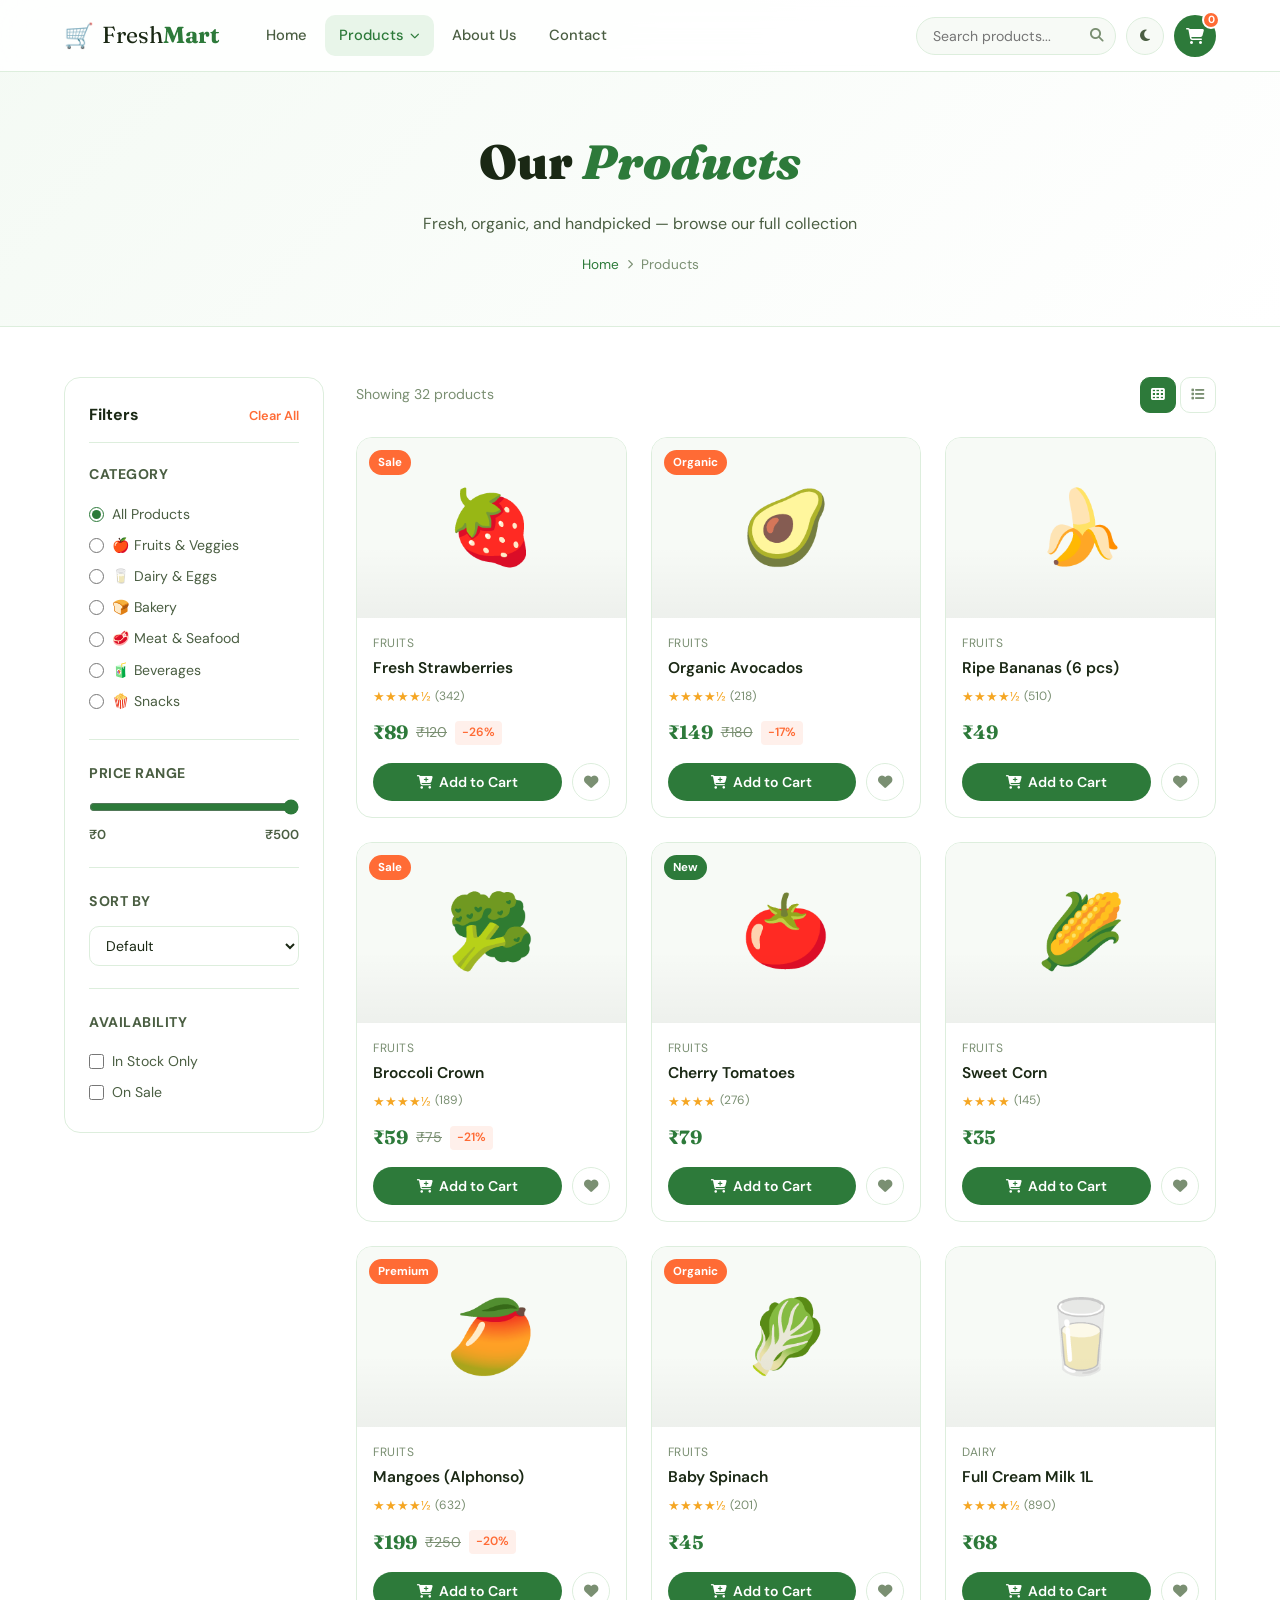
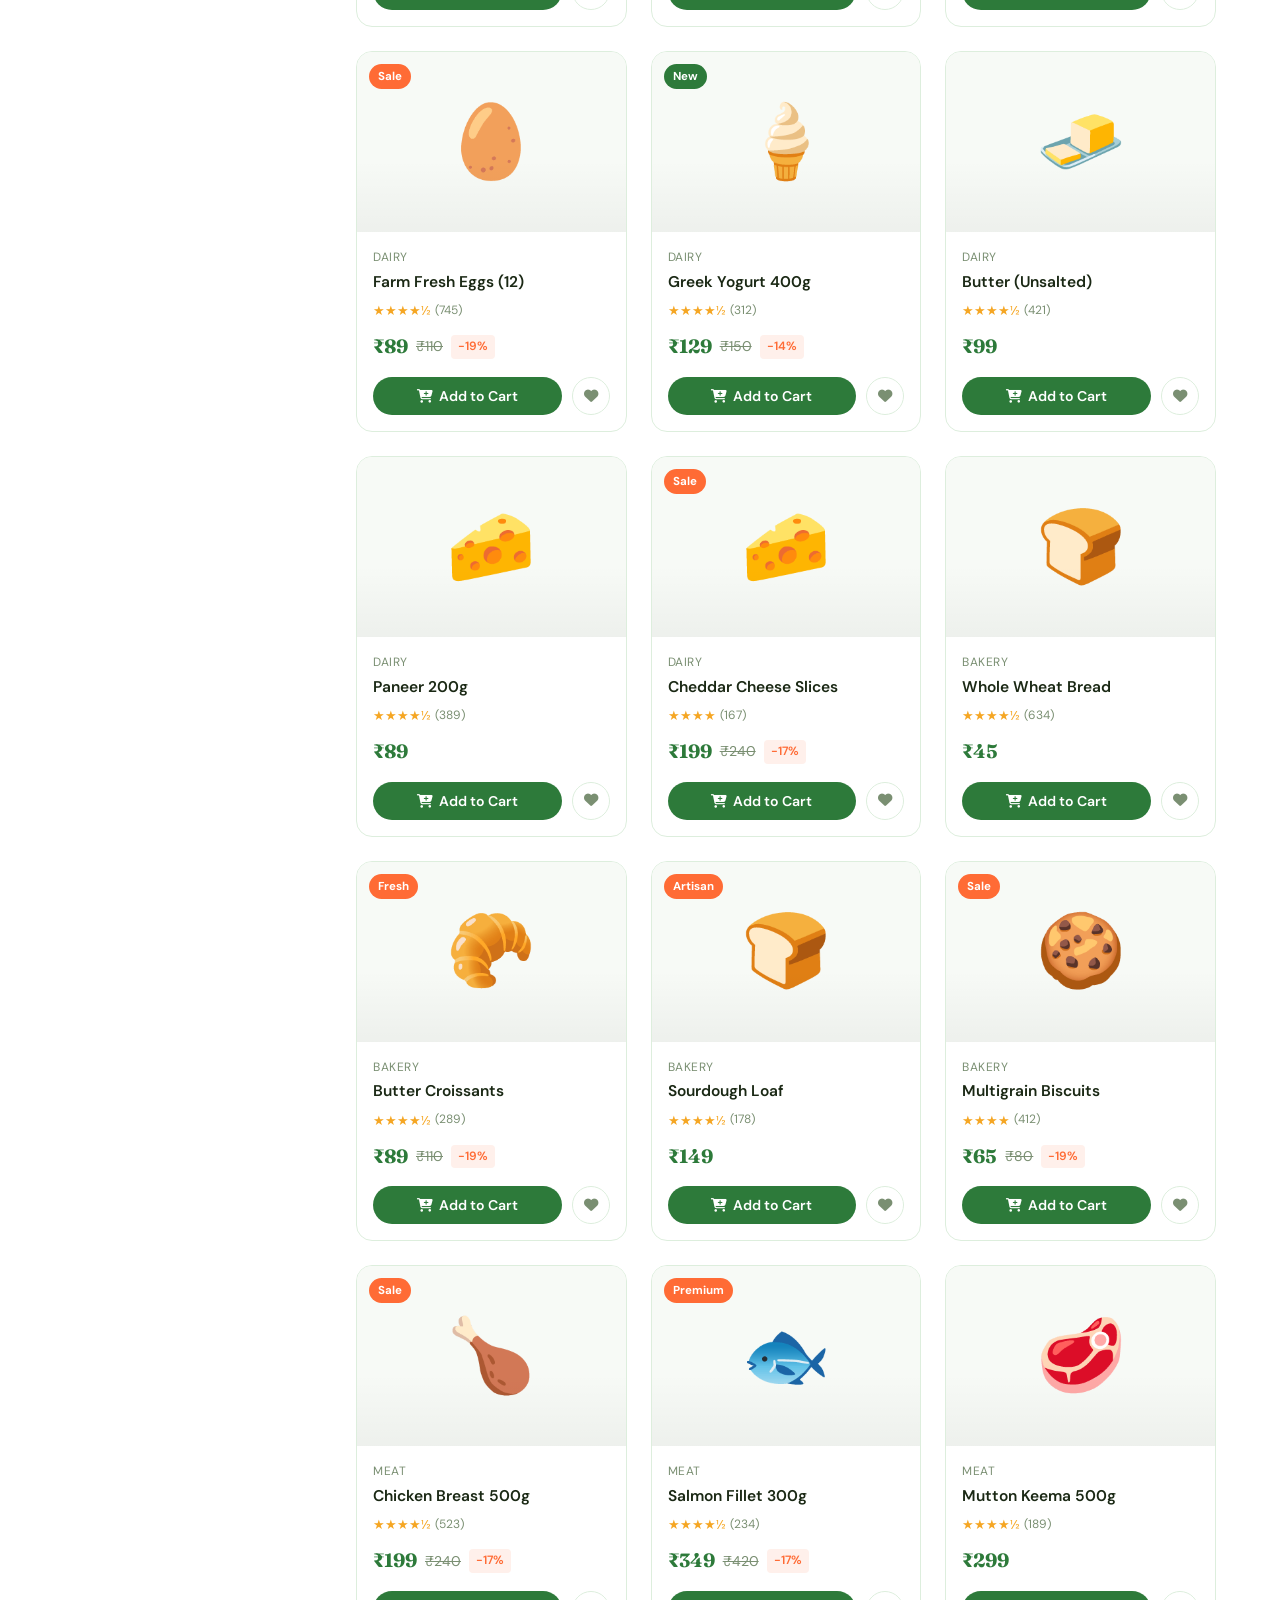
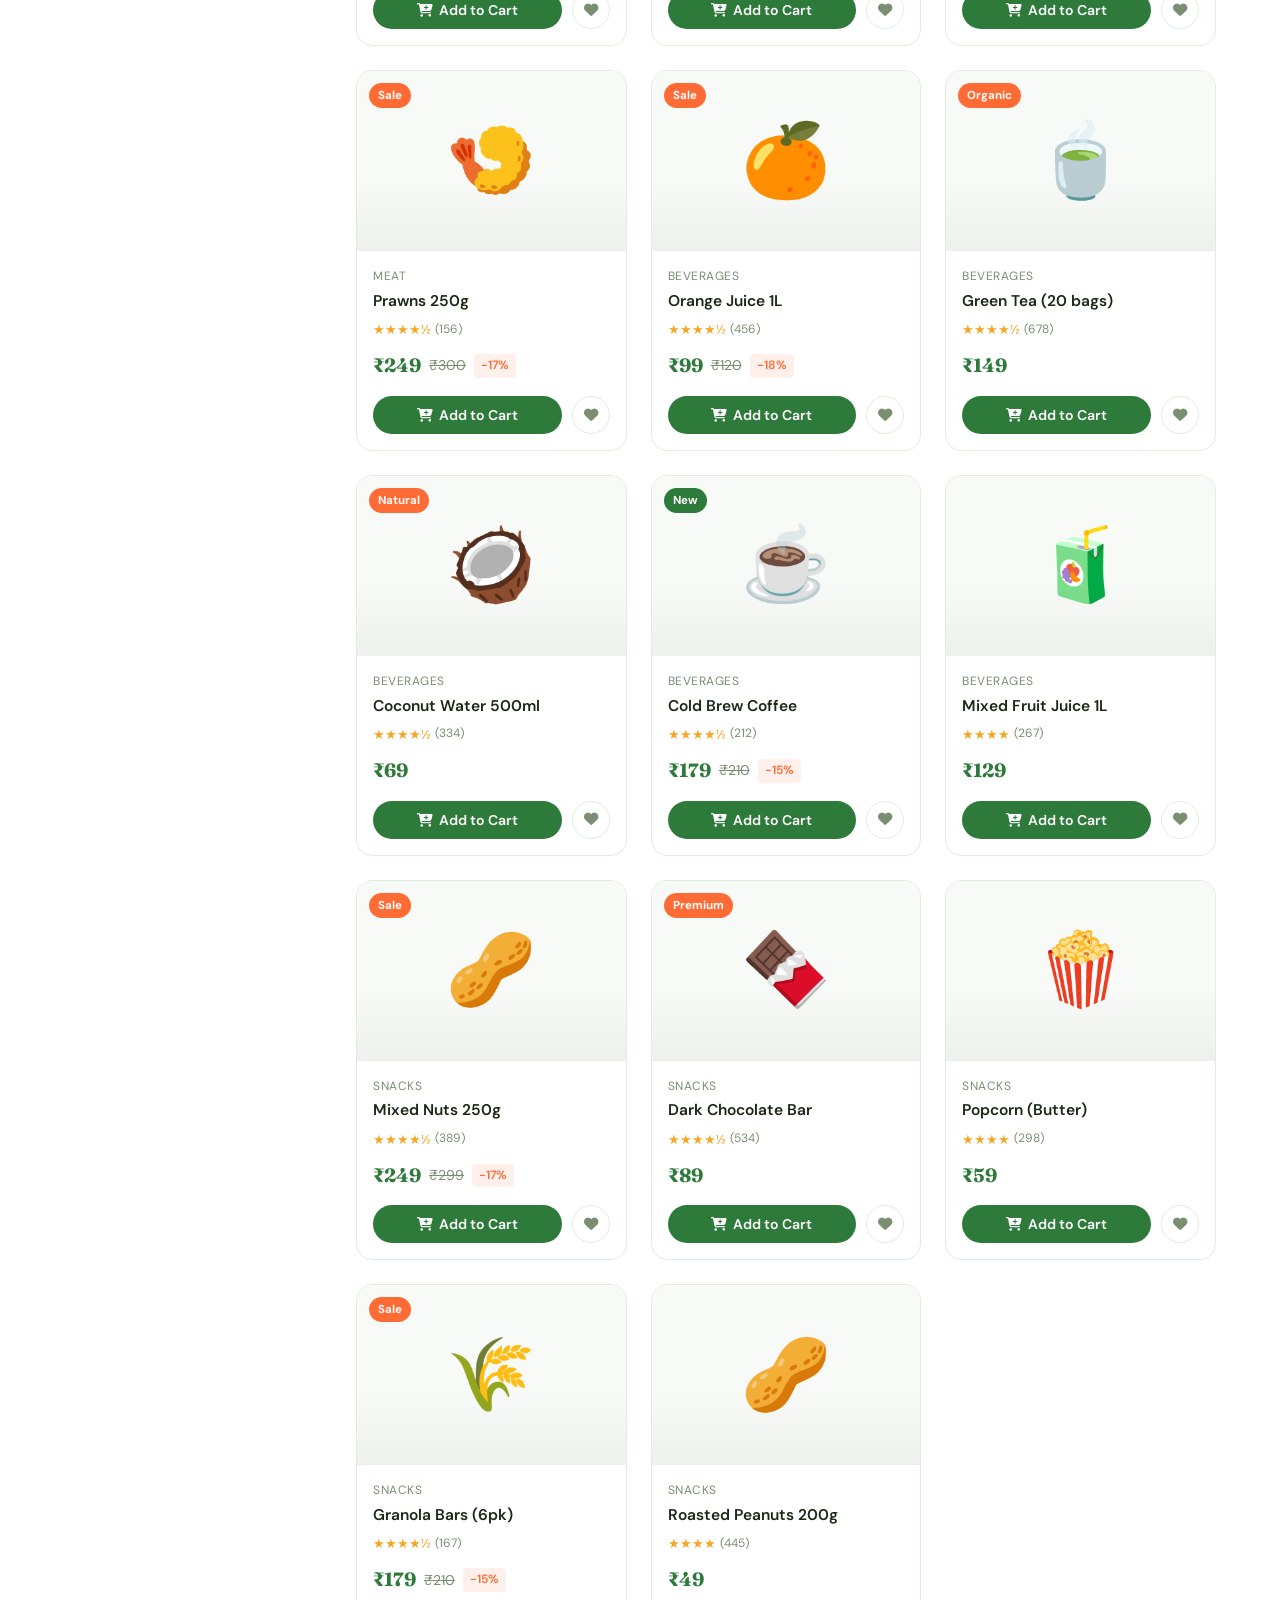
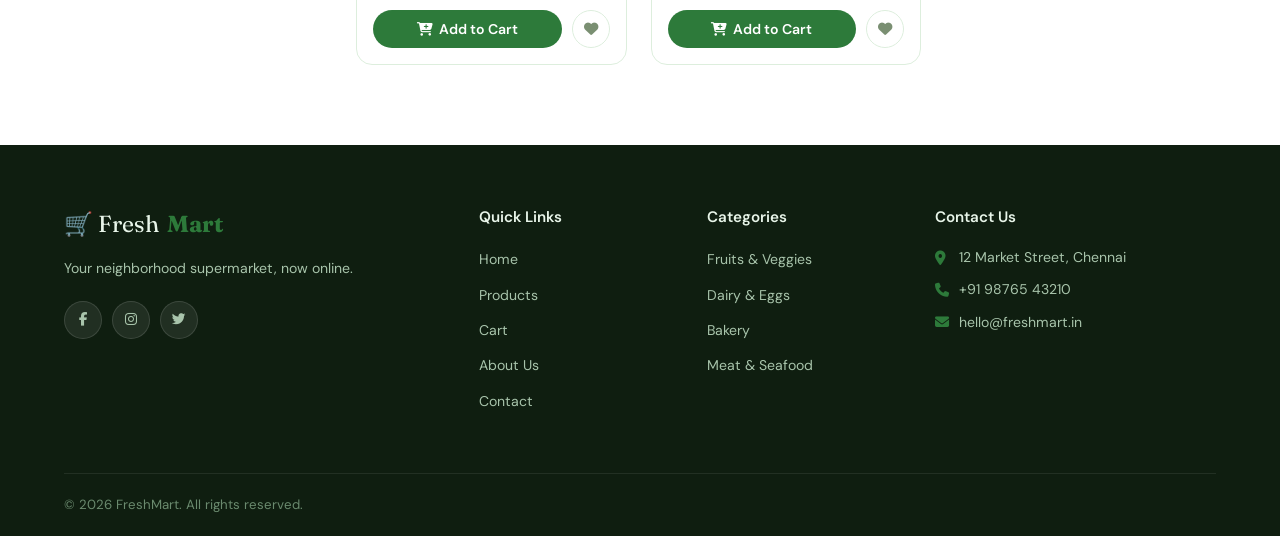
<file: products.html>
<!DOCTYPE html>
<html lang="en" data-theme="light">
<head>
  <meta charset="UTF-8" />
  <meta name="viewport" content="width=device-width, initial-scale=1.0" />
  <title>Products — FreshMart</title>
  <link rel="stylesheet" href="css/style.css" />
  <link rel="preconnect" href="https://fonts.googleapis.com" />
  <link href="https://fonts.googleapis.com/css2?family=Fraunces:ital,wght@0,400;0,700;0,900;1,400&family=DM+Sans:wght@300;400;500;600&display=swap" rel="stylesheet" />
  <link rel="stylesheet" href="https://cdnjs.cloudflare.com/ajax/libs/font-awesome/6.5.0/css/all.min.css" />
</head>
<body>

<div id="loader"><div class="loader-inner"><div class="loader-leaf">🌿</div><p>FreshMart</p><div class="loader-bar"><span></span></div></div></div>

<nav class="navbar" id="navbar">
  <div class="nav-container">
    <a href="index.html" class="logo"><span class="logo-icon">🛒</span><span class="logo-text">Fresh<strong>Mart</strong></span></a>
    <ul class="nav-links" id="navLinks">
      <li><a href="index.html">Home</a></li>
      <li class="has-dropdown"><a href="products.html" class="active">Products <i class="fa fa-chevron-down"></i></a>
        <ul class="dropdown">
          <li><a href="products.html?cat=fruits">🍎 Fruits & Veggies</a></li>
          <li><a href="products.html?cat=dairy">🥛 Dairy & Eggs</a></li>
          <li><a href="products.html?cat=bakery">🍞 Bakery</a></li>
          <li><a href="products.html?cat=meat">🥩 Meat & Seafood</a></li>
          <li><a href="products.html?cat=beverages">🧃 Beverages</a></li>
          <li><a href="products.html?cat=snacks">🍿 Snacks</a></li>
        </ul>
      </li>
      <li><a href="about.html">About Us</a></li>
      <li><a href="contact.html">Contact</a></li>
    </ul>
    <div class="nav-actions">
      <div class="search-box">
        <input type="text" id="searchInput" placeholder="Search products..." autocomplete="off" />
        <i class="fa fa-search search-icon"></i>
        <div class="search-results" id="searchResults"></div>
      </div>
      <button class="theme-toggle" id="themeToggle"><i class="fa fa-moon"></i></button>
      <a href="cart.html" class="cart-btn"><i class="fa fa-shopping-cart"></i><span class="cart-badge" id="cartBadge">0</span></a>
      <button class="hamburger" id="hamburger"><span></span><span></span><span></span></button>
    </div>
  </div>
</nav>

<!-- Page Header -->
<div class="page-header">
  <div class="container">
    <h1>Our <em>Products</em></h1>
    <p>Fresh, organic, and handpicked — browse our full collection</p>
    <nav class="breadcrumb"><a href="index.html">Home</a> <i class="fa fa-chevron-right"></i> <span>Products</span></nav>
  </div>
</div>

<!-- Products Section -->
<section class="products-page">
  <div class="container">
    <div class="products-layout">

      <!-- Sidebar Filters -->
      <aside class="filters-sidebar" id="filtersSidebar">
        <div class="filter-header">
          <h3>Filters</h3>
          <button id="clearFilters" class="clear-btn">Clear All</button>
        </div>

        <div class="filter-group">
          <h4>Category</h4>
          <div class="filter-options" id="categoryFilters">
            <label class="filter-option"><input type="radio" name="cat" value="all" checked /> All Products</label>
            <label class="filter-option"><input type="radio" name="cat" value="fruits" /> 🍎 Fruits & Veggies</label>
            <label class="filter-option"><input type="radio" name="cat" value="dairy" /> 🥛 Dairy & Eggs</label>
            <label class="filter-option"><input type="radio" name="cat" value="bakery" /> 🍞 Bakery</label>
            <label class="filter-option"><input type="radio" name="cat" value="meat" /> 🥩 Meat & Seafood</label>
            <label class="filter-option"><input type="radio" name="cat" value="beverages" /> 🧃 Beverages</label>
            <label class="filter-option"><input type="radio" name="cat" value="snacks" /> 🍿 Snacks</label>
          </div>
        </div>

        <div class="filter-group">
          <h4>Price Range</h4>
          <div class="price-range">
            <input type="range" id="priceRange" min="0" max="500" value="500" step="10" />
            <div class="price-labels">
              <span>₹0</span>
              <span id="priceVal">₹500</span>
            </div>
          </div>
        </div>

        <div class="filter-group">
          <h4>Sort By</h4>
          <select id="sortBy" class="sort-select">
            <option value="default">Default</option>
            <option value="price-asc">Price: Low to High</option>
            <option value="price-desc">Price: High to Low</option>
            <option value="name-asc">Name: A to Z</option>
            <option value="rating">Top Rated</option>
          </select>
        </div>

        <div class="filter-group">
          <h4>Availability</h4>
          <label class="filter-option"><input type="checkbox" id="inStock" /> In Stock Only</label>
          <label class="filter-option"><input type="checkbox" id="onSale" /> On Sale</label>
        </div>
      </aside>

      <!-- Products Main -->
      <main class="products-main">
        <div class="products-toolbar">
          <p id="productCount">Loading products...</p>
          <button class="filter-toggle-btn" id="filterToggleBtn"><i class="fa fa-sliders-h"></i> Filters</button>
          <div class="view-toggle">
            <button class="view-btn active" data-view="grid"><i class="fa fa-th"></i></button>
            <button class="view-btn" data-view="list"><i class="fa fa-list"></i></button>
          </div>
        </div>
        <div class="products-grid" id="productsGrid">
          <!-- Injected by JS -->
        </div>
        <div id="noResults" class="no-results" style="display:none">
          <span>😕</span>
          <h3>No products found</h3>
          <p>Try adjusting your filters or search query</p>
          <button onclick="resetFilters()" class="btn btn-primary">Reset Filters</button>
        </div>
      </main>
    </div>
  </div>
</section>

<footer class="footer">
  <div class="container">
    <div class="footer-grid">
      <div class="footer-brand">
        <a href="index.html" class="logo">🛒 Fresh<strong>Mart</strong></a>
        <p>Your neighborhood supermarket, now online.</p>
        <div class="social-links">
          <a href="#" class="social-link"><i class="fab fa-facebook-f"></i></a>
          <a href="#" class="social-link"><i class="fab fa-instagram"></i></a>
          <a href="#" class="social-link"><i class="fab fa-twitter"></i></a>
        </div>
      </div>
      <div class="footer-links"><h4>Quick Links</h4><ul><li><a href="index.html">Home</a></li><li><a href="products.html">Products</a></li><li><a href="cart.html">Cart</a></li><li><a href="about.html">About Us</a></li><li><a href="contact.html">Contact</a></li></ul></div>
      <div class="footer-links"><h4>Categories</h4><ul><li><a href="products.html?cat=fruits">Fruits & Veggies</a></li><li><a href="products.html?cat=dairy">Dairy & Eggs</a></li><li><a href="products.html?cat=bakery">Bakery</a></li><li><a href="products.html?cat=meat">Meat & Seafood</a></li></ul></div>
      <div class="footer-contact"><h4>Contact Us</h4><p><i class="fa fa-map-marker-alt"></i> 12 Market Street, Chennai</p><p><i class="fa fa-phone"></i> +91 98765 43210</p><p><i class="fa fa-envelope"></i> hello@freshmart.in</p></div>
    </div>
    <div class="footer-bottom"><p>© 2026 FreshMart. All rights reserved.</p></div>
  </div>
</footer>

<div id="toast" class="toast"></div>
<script src="js/script.js"></script>
</body>
</html>
</file>
<file: css/style.css>
/* ============================================================
   FreshMart — Complete Stylesheet
   Modern supermarket website with glassmorphism & animations
   ============================================================ */

/* ── CSS Variables ─────────────────────────────────────────── */
:root {
  --green:       #2d7a3a;
  --green-mid:   #3a9a4a;
  --green-light: #e8f5e9;
  --green-pale:  #f4faf4;
  --accent:      #ff6b35;
  --accent-soft: #fff0eb;
  --gold:        #f5a623;
  --text:        #1a2814;
  --text-2:      #4a5e42;
  --text-3:      #7a8f72;
  --bg:          #ffffff;
  --bg-2:        #f7faf6;
  --bg-card:     #ffffff;
  --border:      #ddeedd;
  --shadow:      0 4px 24px rgba(45,122,58,0.10);
  --shadow-lg:   0 12px 48px rgba(45,122,58,0.18);
  --radius:      16px;
  --radius-sm:   10px;
  --nav-h:       72px;
  --transition:  all 0.28s cubic-bezier(0.4,0,0.2,1);
  --font-display:'Fraunces', serif;
  --font-body:   'DM Sans', sans-serif;
}

[data-theme="dark"] {
  --green:       #5ec96e;
  --green-mid:   #4ab85a;
  --green-light: #1a2d1e;
  --green-pale:  #131d14;
  --text:        #e8f5e9;
  --text-2:      #b8d4bc;
  --text-3:      #7a9c7e;
  --bg:          #0f1810;
  --bg-2:        #162218;
  --bg-card:     #1a2d1e;
  --border:      #2a4030;
  --shadow:      0 4px 24px rgba(0,0,0,0.4);
  --shadow-lg:   0 12px 48px rgba(0,0,0,0.5);
}

/* ── Reset & Base ───────────────────────────────────────────── */
*, *::before, *::after { box-sizing: border-box; margin: 0; padding: 0; }

html { scroll-behavior: smooth; font-size: 16px; }

body {
  font-family: var(--font-body);
  color: var(--text);
  background: var(--bg);
  line-height: 1.65;
  transition: background 0.3s, color 0.3s;
  overflow-x: hidden;
}

img { max-width: 100%; display: block; }
a { text-decoration: none; color: inherit; }
ul { list-style: none; }
input, select, textarea, button { font-family: var(--font-body); outline: none; }

.container {
  width: 90%;
  max-width: 1200px;
  margin: 0 auto;
}

/* ── Loading Screen ─────────────────────────────────────────── */
#loader {
  position: fixed; inset: 0;
  background: var(--green);
  z-index: 9999;
  display: flex; align-items: center; justify-content: center;
  transition: opacity 0.6s, visibility 0.6s;
}
#loader.hidden { opacity: 0; visibility: hidden; pointer-events: none; }

.loader-inner {
  text-align: center; color: #fff;
}
.loader-leaf {
  font-size: 3rem;
  animation: leafBounce 0.9s ease-in-out infinite alternate;
}
.loader-inner p {
  font-family: var(--font-display);
  font-size: 1.8rem; font-weight: 700;
  margin: 12px 0;
}
.loader-bar {
  width: 180px; height: 4px;
  background: rgba(255,255,255,0.3);
  border-radius: 4px; overflow: hidden;
  margin: 0 auto;
}
.loader-bar span {
  display: block; height: 100%;
  background: #fff; border-radius: 4px;
  animation: loaderFill 1.4s ease-in-out forwards;
}

@keyframes loaderFill {
  from { width: 0; }
  to   { width: 100%; }
}
@keyframes leafBounce {
  from { transform: translateY(0) rotate(-10deg); }
  to   { transform: translateY(-12px) rotate(10deg); }
}

/* ── Navbar ─────────────────────────────────────────────────── */
.navbar {
  position: fixed; top: 0; left: 0; right: 0;
  height: var(--nav-h);
  background: rgba(255,255,255,0.85);
  backdrop-filter: blur(20px);
  -webkit-backdrop-filter: blur(20px);
  border-bottom: 1px solid var(--border);
  z-index: 1000;
  transition: var(--transition);
}
[data-theme="dark"] .navbar {
  background: rgba(15,24,16,0.88);
}
.navbar.scrolled {
  box-shadow: var(--shadow);
}

.nav-container {
  display: flex; align-items: center;
  gap: 2rem; height: 100%;
  width: 90%; max-width: 1200px; margin: 0 auto;
}

/* Logo */
.logo {
  display: flex; align-items: center; gap: 8px;
  font-family: var(--font-display);
  font-size: 1.45rem; font-weight: 400;
  color: var(--text);
  white-space: nowrap;
}
.logo strong { color: var(--green); }
.logo-icon { font-size: 1.5rem; }

/* Nav Links */
.nav-links {
  display: flex; align-items: center; gap: 0.25rem;
  flex: 1;
}
.nav-links li { position: relative; }
.nav-links a {
  display: flex; align-items: center; gap: 6px;
  padding: 8px 14px;
  border-radius: var(--radius-sm);
  font-size: 0.92rem; font-weight: 500;
  color: var(--text-2);
  transition: var(--transition);
}
.nav-links a:hover,
.nav-links a.active {
  background: var(--green-light);
  color: var(--green);
}
.nav-links .fa-chevron-down {
  font-size: 0.6rem; transition: transform 0.2s;
}
.has-dropdown:hover .fa-chevron-down { transform: rotate(180deg); }

/* Dropdown */
.dropdown {
  position: absolute; top: calc(100% + 8px); left: 0;
  background: var(--bg-card);
  border: 1px solid var(--border);
  border-radius: var(--radius);
  box-shadow: var(--shadow-lg);
  min-width: 200px;
  opacity: 0; visibility: hidden;
  transform: translateY(-8px);
  transition: var(--transition);
  padding: 8px;
  z-index: 100;
}
.has-dropdown:hover .dropdown {
  opacity: 1; visibility: visible; transform: translateY(0);
}
.dropdown li a {
  padding: 10px 14px;
  border-radius: var(--radius-sm);
  font-size: 0.9rem;
  display: block;
}
.dropdown li a:hover {
  background: var(--green-light); color: var(--green);
}

/* Nav Actions */
.nav-actions {
  display: flex; align-items: center; gap: 10px;
  margin-left: auto;
}

/* Search */
.search-box {
  position: relative;
}
.search-box input {
  width: 200px;
  padding: 9px 38px 9px 16px;
  border: 1.5px solid var(--border);
  border-radius: 50px;
  background: var(--bg-2);
  color: var(--text);
  font-size: 0.88rem;
  transition: var(--transition);
}
.search-box input:focus {
  border-color: var(--green);
  width: 240px;
  background: var(--bg-card);
}
.search-icon {
  position: absolute; right: 12px; top: 50%;
  transform: translateY(-50%);
  color: var(--text-3); font-size: 0.85rem;
  pointer-events: none;
}
.search-results {
  position: absolute; top: calc(100% + 8px); left: 0; right: 0;
  background: var(--bg-card);
  border: 1px solid var(--border);
  border-radius: var(--radius);
  box-shadow: var(--shadow-lg);
  max-height: 320px; overflow-y: auto;
  display: none; z-index: 200;
}
.search-results.visible { display: block; }
.search-result-item {
  display: flex; align-items: center; gap: 12px;
  padding: 10px 14px; cursor: pointer;
  transition: var(--transition);
}
.search-result-item:hover { background: var(--green-light); }
.search-result-item .result-emoji { font-size: 1.4rem; }
.search-result-item .result-info strong { display: block; font-size: 0.9rem; }
.search-result-item .result-info span { font-size: 0.8rem; color: var(--green); }
.search-no-result {
  padding: 16px; text-align: center; color: var(--text-3); font-size: 0.9rem;
}

/* Theme Toggle */
.theme-toggle {
  width: 38px; height: 38px;
  border: 1.5px solid var(--border);
  border-radius: 50%;
  background: var(--bg-2);
  color: var(--text-2); cursor: pointer;
  transition: var(--transition);
  display: flex; align-items: center; justify-content: center;
}
.theme-toggle:hover { background: var(--green-light); color: var(--green); }

/* Cart Button */
.cart-btn {
  position: relative;
  width: 42px; height: 42px;
  background: var(--green);
  color: #fff; border-radius: 50%;
  display: flex; align-items: center; justify-content: center;
  font-size: 1rem;
  transition: var(--transition);
}
.cart-btn:hover { background: var(--green-mid); transform: scale(1.08); }
.cart-badge {
  position: absolute; top: -4px; right: -4px;
  background: var(--accent);
  color: #fff; font-size: 0.65rem; font-weight: 700;
  width: 18px; height: 18px; border-radius: 50%;
  display: flex; align-items: center; justify-content: center;
  border: 2px solid var(--bg);
  transition: transform 0.2s;
}
.cart-badge.bump { animation: badgeBump 0.35s ease; }
@keyframes badgeBump {
  0%   { transform: scale(1); }
  50%  { transform: scale(1.6); }
  100% { transform: scale(1); }
}

/* Hamburger */
.hamburger {
  display: none;
  flex-direction: column; gap: 5px;
  background: none; border: none; cursor: pointer;
  padding: 6px;
}
.hamburger span {
  display: block; width: 24px; height: 2px;
  background: var(--text);
  border-radius: 2px; transition: var(--transition);
}
.hamburger.active span:nth-child(1) { transform: rotate(45deg) translate(5px,5px); }
.hamburger.active span:nth-child(2) { opacity: 0; }
.hamburger.active span:nth-child(3) { transform: rotate(-45deg) translate(5px,-5px); }

/* ── Buttons ─────────────────────────────────────────────────── */
.btn {
  display: inline-flex; align-items: center; gap: 8px;
  padding: 13px 28px;
  border-radius: 50px;
  font-size: 0.95rem; font-weight: 600;
  cursor: pointer; border: none;
  transition: var(--transition);
  white-space: nowrap;
  text-decoration: none;
}
.btn-primary {
  background: var(--green);
  color: #fff;
}
.btn-primary:hover {
  background: var(--green-mid);
  transform: translateY(-2px);
  box-shadow: 0 8px 24px rgba(45,122,58,0.35);
}
.btn-outline {
  background: transparent;
  color: var(--text);
  border: 2px solid var(--border);
}
.btn-outline:hover {
  border-color: var(--green); color: var(--green);
  transform: translateY(-2px);
}
.btn-white {
  background: #fff; color: var(--green);
}
.btn-white:hover {
  background: var(--green-light); transform: translateY(-2px);
}
.btn-sm {
  padding: 8px 18px; font-size: 0.85rem;
}
.btn-full { width: 100%; justify-content: center; }

/* ── Hero ────────────────────────────────────────────────────── */
.hero {
  min-height: 100vh;
  display: flex; align-items: center;
  padding: calc(var(--nav-h) + 40px) 0 60px;
  position: relative;
  overflow: hidden;
  background: linear-gradient(135deg, var(--green-pale) 0%, #fff 60%, #f0faf0 100%);
}
[data-theme="dark"] .hero {
  background: linear-gradient(135deg, #0f1e10 0%, #131d14 60%, #162218 100%);
}
.hero-bg {
  position: absolute; inset: 0;
  background:
    radial-gradient(circle at 75% 30%, rgba(45,122,58,0.10) 0%, transparent 55%),
    radial-gradient(circle at 15% 70%, rgba(94,201,110,0.08) 0%, transparent 45%);
  pointer-events: none;
}
.hero-content {
  width: 90%; max-width: 1200px; margin: 0 auto;
  display: grid; grid-template-columns: 1fr 1fr;
  gap: 4rem; align-items: center;
  position: relative; z-index: 1;
}
.hero-text { animation: fadeInUp 0.8s ease both; }

.hero-tag {
  display: inline-flex; align-items: center; gap: 6px;
  background: var(--green-light);
  color: var(--green); font-size: 0.85rem; font-weight: 600;
  padding: 6px 14px; border-radius: 50px;
  margin-bottom: 20px;
}
.hero-text h1 {
  font-family: var(--font-display);
  font-size: clamp(2.6rem, 5vw, 4rem);
  font-weight: 900;
  line-height: 1.1;
  color: var(--text);
  margin-bottom: 20px;
}
.hero-text h1 em {
  font-style: italic; color: var(--green);
}
.hero-text p {
  color: var(--text-2);
  font-size: 1.05rem; max-width: 420px;
  margin-bottom: 32px;
}
.hero-cta { display: flex; gap: 14px; flex-wrap: wrap; margin-bottom: 40px; }

.hero-stats {
  display: flex; align-items: center; gap: 24px;
}
.stat strong {
  display: block; font-size: 1.5rem; font-weight: 700;
  color: var(--green); font-family: var(--font-display);
}
.stat span { font-size: 0.82rem; color: var(--text-3); }
.stat-div { width: 1px; height: 36px; background: var(--border); }

/* Hero Visual */
.hero-visual {
  position: relative;
  display: flex; align-items: center; justify-content: center;
  animation: fadeInRight 0.8s ease 0.2s both;
}
.hero-circle {
  width: 380px; height: 380px;
  background: radial-gradient(circle at 40% 40%, var(--green-light), transparent 70%);
  border-radius: 50%;
  border: 2px solid rgba(45,122,58,0.15);
  position: relative;
}
.hero-emoji-grid {
  position: absolute;
  display: grid; grid-template-columns: repeat(3,1fr);
  gap: 20px; text-align: center;
  font-size: 2.8rem;
}
.hero-emoji-grid span {
  animation: floatEmoji 3s ease-in-out infinite;
  display: block;
  filter: drop-shadow(0 4px 8px rgba(0,0,0,0.12));
}
.hero-emoji-grid span:nth-child(even) { animation-delay: 1.5s; }
.hero-emoji-grid span:nth-child(3n) { animation-delay: 0.8s; }

@keyframes floatEmoji {
  0%, 100% { transform: translateY(0); }
  50% { transform: translateY(-10px); }
}

/* Floating Cards */
.floating-cards { position: absolute; width: 100%; height: 100%; }
.float-card {
  position: absolute;
  background: rgba(255,255,255,0.85);
  backdrop-filter: blur(16px);
  border: 1px solid rgba(45,122,58,0.15);
  border-radius: 50px;
  padding: 10px 18px;
  font-size: 0.85rem; font-weight: 600;
  display: flex; align-items: center; gap: 8px;
  box-shadow: var(--shadow);
  white-space: nowrap;
  animation: floatCard 4s ease-in-out infinite;
}
[data-theme="dark"] .float-card {
  background: rgba(26,45,30,0.9);
}
.float-card span { color: var(--green); font-weight: 700; }
.fc1 { top: 8%; right: 0; animation-delay: 0s; }
.fc2 { top: 50%; right: -10%; animation-delay: 1.3s; }
.fc3 { bottom: 10%; right: 5%; animation-delay: 2.6s; }

@keyframes floatCard {
  0%, 100% { transform: translateY(0); }
  50% { transform: translateY(-12px); }
}

/* Scroll Indicator */
.hero-scroll {
  position: absolute; bottom: 30px; left: 50%;
  transform: translateX(-50%);
  color: var(--text-3); font-size: 0.9rem;
  animation: bounce 2s ease-in-out infinite;
}
@keyframes bounce {
  0%, 100% { transform: translateX(-50%) translateY(0); }
  50% { transform: translateX(-50%) translateY(8px); }
}

/* ── Categories Strip ───────────────────────────────────────── */
.categories-strip {
  padding: 24px 0;
  background: var(--bg);
  border-top: 1px solid var(--border);
  border-bottom: 1px solid var(--border);
}
.cat-list {
  display: flex; gap: 12px; flex-wrap: wrap;
  justify-content: center;
}
.cat-pill {
  padding: 9px 20px;
  background: var(--bg-2);
  border: 1.5px solid var(--border);
  border-radius: 50px;
  font-size: 0.88rem; font-weight: 500;
  color: var(--text-2);
  transition: var(--transition);
}
.cat-pill:hover {
  background: var(--green);
  border-color: var(--green);
  color: #fff;
  transform: translateY(-2px);
}

/* ── Offers Banner ──────────────────────────────────────────── */
.offers-banner { padding: 60px 0; background: var(--bg-2); }
.offers-grid {
  display: grid;
  grid-template-columns: 2fr 1fr 1fr;
  gap: 20px;
}
.offer-card {
  border-radius: var(--radius);
  padding: 36px;
  position: relative; overflow: hidden;
  transition: var(--transition);
}
.offer-card:hover { transform: translateY(-4px); box-shadow: var(--shadow-lg); }

.offer-main {
  background: linear-gradient(135deg, var(--green), #1a5e28);
  color: #fff;
  display: flex; justify-content: space-between; align-items: center;
}
.offer-main .offer-emoji { font-size: 3.5rem; }
.offer-main h2 { font-family: var(--font-display); font-size: 1.8rem; margin-bottom: 16px; }

.offer-sm {
  background: var(--green-light);
  color: var(--text);
}
.offer-dark {
  background: #1a2814;
  color: #fff;
}
[data-theme="dark"] .offer-sm { background: var(--green-light); }

.offer-sm h3, .offer-dark h3 {
  font-family: var(--font-display);
  font-size: 1.4rem; margin: 8px 0 6px;
}
.offer-sm p, .offer-dark p {
  font-size: 0.88rem; opacity: 0.75; margin-bottom: 16px;
}
.offer-tag {
  display: inline-block;
  background: rgba(255,255,255,0.2);
  color: #fff; font-size: 0.75rem; font-weight: 600;
  padding: 4px 10px; border-radius: 50px;
  margin-bottom: 8px;
}
.offer-sm .offer-tag { background: var(--green); }
.offer-bg-emoji {
  position: absolute; bottom: -10px; right: 10px;
  font-size: 5rem; opacity: 0.15;
}

/* ── Featured Products ──────────────────────────────────────── */
.featured { padding: 80px 0; background: var(--bg); }
.section-header {
  display: flex; align-items: flex-end; gap: 16px;
  margin-bottom: 40px; flex-wrap: wrap;
}
.section-header.centered {
  flex-direction: column; align-items: center; text-align: center;
}
.section-tag {
  display: inline-block;
  background: var(--green-light);
  color: var(--green); font-size: 0.8rem; font-weight: 700;
  padding: 5px 12px; border-radius: 50px; letter-spacing: 0.5px;
  text-transform: uppercase;
}
.section-header h2 {
  font-family: var(--font-display);
  font-size: clamp(1.6rem, 3vw, 2.2rem);
  font-weight: 700; flex: 1;
}
.section-header h2 em { color: var(--green); font-style: italic; }
.see-all {
  display: flex; align-items: center; gap: 6px;
  color: var(--green); font-weight: 600; font-size: 0.9rem;
  transition: var(--transition);
  white-space: nowrap;
}
.see-all:hover { gap: 10px; }

/* Product Grid */
.products-grid {
  display: grid;
  grid-template-columns: repeat(auto-fill, minmax(240px, 1fr));
  gap: 24px;
}

/* Product Card */
.product-card {
  background: var(--bg-card);
  border: 1px solid var(--border);
  border-radius: var(--radius);
  overflow: hidden;
  transition: var(--transition);
  position: relative;
  animation: fadeInUp 0.5s ease both;
}
.product-card:hover {
  transform: translateY(-6px);
  box-shadow: var(--shadow-lg);
  border-color: var(--green);
}
.product-img {
  width: 100%; height: 180px;
  display: flex; align-items: center; justify-content: center;
  font-size: 5rem;
  background: var(--bg-2);
  position: relative; overflow: hidden;
}
.product-img::after {
  content: '';
  position: absolute; inset: 0;
  background: linear-gradient(to bottom, transparent 60%, rgba(0,0,0,0.04));
}
.product-badge {
  position: absolute; top: 12px; left: 12px;
  background: var(--accent);
  color: #fff; font-size: 0.72rem; font-weight: 700;
  padding: 3px 9px; border-radius: 50px;
  z-index: 1;
}
.product-badge.new-badge { background: var(--green); }
.product-body { padding: 16px; }
.product-category {
  font-size: 0.75rem; color: var(--text-3);
  text-transform: uppercase; letter-spacing: 0.5px;
  margin-bottom: 4px;
}
.product-name {
  font-size: 0.97rem; font-weight: 600;
  color: var(--text); margin-bottom: 8px;
  line-height: 1.3;
}
.product-rating {
  display: flex; align-items: center; gap: 4px;
  margin-bottom: 10px;
}
.stars-display { color: var(--gold); font-size: 0.8rem; }
.rating-count { font-size: 0.75rem; color: var(--text-3); }
.product-price {
  display: flex; align-items: center; gap: 8px; flex-wrap: wrap;
  margin-bottom: 14px;
}
.price-current {
  font-family: var(--font-display);
  font-size: 1.2rem; font-weight: 700;
  color: var(--green);
}
.price-original {
  font-size: 0.88rem; color: var(--text-3);
  text-decoration: line-through;
}
.price-discount {
  font-size: 0.75rem; font-weight: 600;
  color: var(--accent);
  background: var(--accent-soft);
  padding: 2px 7px; border-radius: 4px;
}
.product-footer {
  display: flex; align-items: center; gap: 10px;
}
.add-to-cart-btn {
  flex: 1;
  padding: 10px 16px;
  background: var(--green);
  color: #fff; border: none;
  border-radius: 50px;
  font-size: 0.88rem; font-weight: 600;
  cursor: pointer; transition: var(--transition);
  display: flex; align-items: center; justify-content: center; gap: 6px;
}
.add-to-cart-btn:hover {
  background: var(--green-mid);
  transform: scale(1.03);
}
.add-to-cart-btn.added {
  background: var(--green-light); color: var(--green);
}
.wishlist-btn {
  width: 38px; height: 38px;
  border: 1.5px solid var(--border);
  border-radius: 50%; background: var(--bg);
  color: var(--text-3); cursor: pointer;
  display: flex; align-items: center; justify-content: center;
  font-size: 0.9rem;
  transition: var(--transition);
  flex-shrink: 0;
}
.wishlist-btn:hover, .wishlist-btn.active {
  border-color: #e74c3c; color: #e74c3c;
  background: #fff0f0;
}

/* List View */
.products-grid.list-view {
  grid-template-columns: 1fr;
}
.products-grid.list-view .product-card {
  display: flex;
}
.products-grid.list-view .product-img {
  width: 160px; height: auto; flex-shrink: 0;
}
.products-grid.list-view .product-body {
  flex: 1; display: flex; flex-direction: column; justify-content: center;
}

/* ── Why Us Section ──────────────────────────────────────────── */
.why-us { padding: 80px 0; background: var(--bg-2); }
.features-grid {
  display: grid; grid-template-columns: repeat(4, 1fr); gap: 24px;
}
.feature-card {
  background: var(--bg-card);
  border: 1px solid var(--border);
  border-radius: var(--radius);
  padding: 32px 24px;
  text-align: center;
  transition: var(--transition);
}
.feature-card:hover {
  transform: translateY(-6px);
  box-shadow: var(--shadow);
  border-color: var(--green);
}
.feat-icon { font-size: 2.5rem; margin-bottom: 16px; }
.feature-card h3 {
  font-family: var(--font-display);
  font-size: 1.1rem; margin-bottom: 10px; color: var(--text);
}
.feature-card p { font-size: 0.88rem; color: var(--text-2); line-height: 1.6; }

/* ── Testimonials ────────────────────────────────────────────── */
.testimonials { padding: 80px 0; background: var(--bg); }
.testi-grid {
  display: grid; grid-template-columns: repeat(3, 1fr); gap: 24px;
}
.testi-card {
  background: var(--bg-2);
  border: 1px solid var(--border);
  border-radius: var(--radius);
  padding: 28px;
  transition: var(--transition);
}
.testi-card:hover { transform: translateY(-4px); box-shadow: var(--shadow); }
.featured-testi {
  background: var(--green);
  color: #fff; border-color: var(--green);
  transform: scale(1.04);
}
.featured-testi:hover { transform: scale(1.04) translateY(-4px); }
.stars { font-size: 1.1rem; margin-bottom: 14px; color: var(--gold); }
.featured-testi .stars { color: #ffd700; }
.testi-card p { font-size: 0.92rem; line-height: 1.7; margin-bottom: 18px; }
.featured-testi p { color: rgba(255,255,255,0.9); }
.testi-author {
  display: flex; align-items: center; gap: 10px;
}
.testi-avatar {
  width: 38px; height: 38px; border-radius: 50%;
  background: var(--green-light);
  color: var(--green); font-weight: 700; font-size: 1rem;
  display: flex; align-items: center; justify-content: center;
}
.featured-testi .testi-avatar {
  background: rgba(255,255,255,0.2); color: #fff;
}
.testi-author strong { font-size: 0.9rem; }

/* ── Footer ──────────────────────────────────────────────────── */
.footer {
  background: #0f1e10;
  color: #a8c4ab;
  padding: 60px 0 0;
}
.footer-grid {
  display: grid;
  grid-template-columns: 2fr 1fr 1fr 1.5fr;
  gap: 40px;
  padding-bottom: 50px;
  border-bottom: 1px solid rgba(255,255,255,0.08);
}
.footer-brand .logo { color: #e8f5e9; margin-bottom: 14px; }
.footer-brand p { font-size: 0.88rem; line-height: 1.7; margin-bottom: 20px; }

.footer-links h4, .footer-contact h4 {
  color: #e8f5e9; font-size: 0.95rem; font-weight: 600; margin-bottom: 16px;
}
.footer-links ul li { margin-bottom: 9px; }
.footer-links ul li a {
  font-size: 0.88rem; color: #a8c4ab;
  transition: var(--transition);
}
.footer-links ul li a:hover { color: var(--green); padding-left: 4px; }
.footer-contact p {
  font-size: 0.88rem; margin-bottom: 9px;
  display: flex; align-items: center; gap: 8px;
}
.footer-contact i { color: var(--green); width: 16px; }
.app-badges {
  display: flex; gap: 10px; margin-top: 16px; flex-wrap: wrap;
}
.badge-btn {
  padding: 8px 14px;
  background: rgba(255,255,255,0.08);
  border: 1px solid rgba(255,255,255,0.12);
  border-radius: var(--radius-sm);
  font-size: 0.8rem; color: #e8f5e9;
  transition: var(--transition);
}
.badge-btn:hover { background: rgba(255,255,255,0.15); }

.social-links { display: flex; gap: 10px; }
.social-link {
  width: 38px; height: 38px; border-radius: 50%;
  background: rgba(255,255,255,0.08);
  border: 1px solid rgba(255,255,255,0.12);
  display: flex; align-items: center; justify-content: center;
  color: #a8c4ab; font-size: 0.85rem;
  transition: var(--transition);
}
.social-link:hover {
  background: var(--green);
  border-color: var(--green);
  color: #fff;
  transform: translateY(-3px);
}
.footer-bottom {
  display: flex; justify-content: space-between; align-items: center;
  padding: 20px 0;
  font-size: 0.83rem; color: #6a8a6e;
  flex-wrap: wrap; gap: 8px;
}

/* ── Page Header ─────────────────────────────────────────────── */
.page-header {
  padding: calc(var(--nav-h) + 50px) 0 50px;
  background: linear-gradient(135deg, var(--green-pale), var(--bg));
  border-bottom: 1px solid var(--border);
  text-align: center;
}
[data-theme="dark"] .page-header {
  background: linear-gradient(135deg, #131d14, var(--bg));
}
.page-header h1 {
  font-family: var(--font-display);
  font-size: clamp(2rem, 4vw, 3rem);
  font-weight: 900; margin-bottom: 10px;
}
.page-header h1 em { color: var(--green); font-style: italic; }
.page-header p { color: var(--text-2); font-size: 1rem; margin-bottom: 16px; }

.breadcrumb {
  display: flex; align-items: center; gap: 8px; justify-content: center;
  font-size: 0.85rem; color: var(--text-3);
}
.breadcrumb a { color: var(--green); }
.breadcrumb a:hover { text-decoration: underline; }
.breadcrumb .fa-chevron-right { font-size: 0.6rem; }

/* ── Products Page ───────────────────────────────────────────── */
.products-page { padding: 50px 0 80px; }
.products-layout {
  display: grid; grid-template-columns: 260px 1fr; gap: 32px;
}

/* Filters Sidebar */
.filters-sidebar {
  background: var(--bg-card);
  border: 1px solid var(--border);
  border-radius: var(--radius);
  padding: 24px;
  height: fit-content;
  position: sticky; top: calc(var(--nav-h) + 20px);
}
.filter-header {
  display: flex; justify-content: space-between; align-items: center;
  margin-bottom: 20px; padding-bottom: 14px;
  border-bottom: 1px solid var(--border);
}
.filter-header h3 { font-size: 1rem; font-weight: 700; }
.clear-btn {
  font-size: 0.8rem; color: var(--accent); background: none; border: none;
  cursor: pointer; font-weight: 600;
  display: flex; align-items: center; gap: 4px;
}
.clear-btn:hover { text-decoration: underline; }
.filter-group { margin-bottom: 22px; padding-bottom: 22px; border-bottom: 1px solid var(--border); }
.filter-group:last-child { border-bottom: none; margin-bottom: 0; padding-bottom: 0; }
.filter-group h4 { font-size: 0.88rem; font-weight: 700; margin-bottom: 12px; color: var(--text-2); text-transform: uppercase; letter-spacing: 0.5px; }
.filter-option {
  display: flex; align-items: center; gap: 8px;
  font-size: 0.88rem; color: var(--text-2);
  cursor: pointer; padding: 4px 0;
  transition: var(--transition);
}
.filter-option:hover { color: var(--green); }
.filter-option input[type="radio"],
.filter-option input[type="checkbox"] {
  accent-color: var(--green);
  width: 15px; height: 15px; cursor: pointer;
}

/* Price Range */
.price-range { margin-top: 8px; }
#priceRange {
  width: 100%; accent-color: var(--green);
  margin-bottom: 8px; cursor: pointer;
}
.price-labels {
  display: flex; justify-content: space-between;
  font-size: 0.82rem; color: var(--text-2); font-weight: 600;
}

.sort-select {
  width: 100%; padding: 9px 12px;
  border: 1.5px solid var(--border);
  border-radius: var(--radius-sm);
  background: var(--bg); color: var(--text);
  font-size: 0.88rem; cursor: pointer;
}
.sort-select:focus { border-color: var(--green); }

/* Toolbar */
.products-toolbar {
  display: flex; align-items: center; gap: 12px;
  margin-bottom: 24px; flex-wrap: wrap;
}
#productCount {
  flex: 1; font-size: 0.88rem; color: var(--text-3);
}
.filter-toggle-btn {
  display: none;
  padding: 9px 16px;
  background: var(--bg-2); border: 1.5px solid var(--border);
  border-radius: var(--radius-sm); cursor: pointer;
  font-size: 0.88rem; font-weight: 600; color: var(--text-2);
  align-items: center; gap: 6px;
}
.view-toggle { display: flex; gap: 4px; }
.view-btn {
  width: 36px; height: 36px;
  border: 1.5px solid var(--border);
  border-radius: var(--radius-sm);
  background: var(--bg); color: var(--text-3);
  cursor: pointer; transition: var(--transition);
  display: flex; align-items: center; justify-content: center; font-size: 0.85rem;
}
.view-btn.active { background: var(--green); border-color: var(--green); color: #fff; }

/* No Results */
.no-results {
  text-align: center; padding: 60px 20px;
  grid-column: 1/-1;
}
.no-results span { font-size: 4rem; display: block; margin-bottom: 16px; }
.no-results h3 { font-family: var(--font-display); font-size: 1.5rem; margin-bottom: 8px; }
.no-results p { color: var(--text-3); margin-bottom: 24px; }

/* ── Cart Page ───────────────────────────────────────────────── */
.cart-page { padding: 50px 0 80px; }
.empty-cart {
  text-align: center; padding: 80px 20px;
}
.empty-cart-icon { font-size: 5rem; margin-bottom: 20px; }
.empty-cart h2 {
  font-family: var(--font-display);
  font-size: 2rem; margin-bottom: 12px;
}
.empty-cart p { color: var(--text-2); margin-bottom: 28px; }

.cart-layout {
  display: grid; grid-template-columns: 1fr 360px; gap: 32px;
}
.cart-items-section {
  background: var(--bg-card);
  border: 1px solid var(--border);
  border-radius: var(--radius);
  overflow: hidden;
}
.cart-header-row {
  display: flex; justify-content: space-between; align-items: center;
  padding: 20px 24px;
  border-bottom: 1px solid var(--border);
}
.cart-header-row h3 { font-size: 1rem; font-weight: 700; }

/* Cart Item */
.cart-item {
  display: flex; align-items: center; gap: 16px;
  padding: 20px 24px;
  border-bottom: 1px solid var(--border);
  transition: var(--transition);
  animation: fadeInUp 0.3s ease both;
}
.cart-item:last-child { border-bottom: none; }
.cart-item:hover { background: var(--bg-2); }
.cart-item-emoji {
  font-size: 2.8rem; width: 64px; height: 64px;
  background: var(--bg-2);
  border-radius: var(--radius-sm);
  display: flex; align-items: center; justify-content: center;
  flex-shrink: 0;
}
.cart-item-info { flex: 1; }
.cart-item-name { font-weight: 600; font-size: 0.95rem; margin-bottom: 4px; }
.cart-item-cat { font-size: 0.78rem; color: var(--text-3); margin-bottom: 8px; }
.cart-item-price { color: var(--green); font-weight: 700; font-family: var(--font-display); }

.qty-control {
  display: flex; align-items: center; gap: 8px;
}
.qty-btn {
  width: 30px; height: 30px; border-radius: 50%;
  border: 1.5px solid var(--border);
  background: var(--bg); color: var(--text);
  cursor: pointer; font-size: 1rem; font-weight: 600;
  display: flex; align-items: center; justify-content: center;
  transition: var(--transition);
}
.qty-btn:hover { background: var(--green); border-color: var(--green); color: #fff; }
.qty-num { font-weight: 700; width: 28px; text-align: center; font-size: 0.95rem; }

.remove-btn {
  padding: 6px 8px;
  background: none; border: none;
  color: var(--text-3); cursor: pointer; font-size: 0.85rem;
  transition: var(--transition); border-radius: var(--radius-sm);
}
.remove-btn:hover { color: #e74c3c; background: #fff0f0; }
.cart-item-total {
  font-weight: 700; min-width: 60px; text-align: right;
  font-family: var(--font-display); color: var(--text);
}

/* Order Summary */
.order-summary {
  background: var(--bg-card);
  border: 1px solid var(--border);
  border-radius: var(--radius);
  padding: 28px;
  height: fit-content;
  position: sticky; top: calc(var(--nav-h) + 20px);
}
.order-summary h3 { font-size: 1.1rem; font-weight: 700; margin-bottom: 20px; }
.summary-rows { margin-bottom: 20px; }
.summary-row {
  display: flex; justify-content: space-between; align-items: center;
  padding: 10px 0; font-size: 0.92rem;
}
.summary-divider {
  height: 1px; background: var(--border); margin: 8px 0;
}
.total-row {
  font-size: 1.1rem; font-weight: 700;
}
.total-row span:last-child { color: var(--green); font-family: var(--font-display); font-size: 1.3rem; }
.discount-text { color: var(--accent); }

.coupon-box {
  display: flex; gap: 8px; margin-bottom: 6px;
}
.coupon-box input {
  flex: 1; padding: 10px 14px;
  border: 1.5px solid var(--border);
  border-radius: var(--radius-sm);
  background: var(--bg); color: var(--text);
  font-size: 0.88rem;
}
.coupon-box input:focus { border-color: var(--green); }
.coupon-hint {
  font-size: 0.77rem; color: var(--text-3); margin-bottom: 20px;
}
.continue-shopping {
  display: flex; align-items: center; justify-content: center; gap: 6px;
  color: var(--text-2); font-size: 0.88rem; margin-top: 14px;
  transition: var(--transition);
}
.continue-shopping:hover { color: var(--green); }
.payment-icons {
  text-align: center; margin-top: 20px;
  padding-top: 16px; border-top: 1px solid var(--border);
}
.payment-icons span { font-size: 1.4rem; margin: 0 4px; }
.payment-icons p { font-size: 0.75rem; color: var(--text-3); margin-top: 6px; }

/* Modal */
.modal-overlay {
  position: fixed; inset: 0;
  background: rgba(0,0,0,0.6);
  backdrop-filter: blur(8px);
  z-index: 9000;
  display: flex; align-items: center; justify-content: center;
  animation: fadeIn 0.2s ease;
}
.modal {
  background: var(--bg-card);
  border-radius: var(--radius);
  padding: 48px;
  max-width: 440px; width: 90%;
  text-align: center;
  animation: scaleIn 0.3s ease;
}
.modal-success .success-icon { font-size: 3.5rem; margin-bottom: 20px; }
.modal-success h2 {
  font-family: var(--font-display); font-size: 1.8rem; margin-bottom: 12px;
}
.modal-success p { color: var(--text-2); margin-bottom: 8px; }
.modal-success .order-id {
  font-weight: 700; color: var(--green); font-size: 1.1rem; margin-bottom: 28px;
}

@keyframes scaleIn {
  from { transform: scale(0.85); opacity: 0; }
  to   { transform: scale(1); opacity: 1; }
}
@keyframes fadeIn {
  from { opacity: 0; } to { opacity: 1; }
}

/* ── About Page ──────────────────────────────────────────────── */
.about-story { padding: 70px 0; background: var(--bg); }
.about-grid {
  display: grid; grid-template-columns: 1fr 1fr; gap: 60px; align-items: center;
}
.about-text .section-tag { margin-bottom: 16px; }
.about-text h2 {
  font-family: var(--font-display);
  font-size: clamp(1.6rem, 3vw, 2.2rem);
  margin-bottom: 20px; line-height: 1.2;
}
.about-text h2 em { color: var(--green); font-style: italic; }
.about-text p { color: var(--text-2); margin-bottom: 16px; line-height: 1.75; }
.about-values { display: flex; flex-direction: column; gap: 10px; margin-top: 24px; }
.value-item {
  display: flex; align-items: center; gap: 10px;
  font-size: 0.92rem; font-weight: 600; color: var(--text-2);
}
.value-item i { color: var(--green); width: 18px; }
.about-visual {
  display: flex; align-items: center; justify-content: center;
}
.about-img-placeholder {
  width: 100%;
  background: var(--green-light);
  border-radius: var(--radius);
  border: 2px dashed rgba(45,122,58,0.3);
  padding: 40px;
  text-align: center;
}
.about-emoji-grid {
  display: grid; grid-template-columns: repeat(3,1fr);
  gap: 16px; font-size: 2.5rem; margin-bottom: 16px;
}
.about-img-placeholder p {
  font-weight: 600; color: var(--green);
  font-size: 0.9rem; letter-spacing: 1px;
}
.about-stats { padding: 50px 0; background: var(--green); }
.stats-grid {
  display: grid; grid-template-columns: repeat(4, 1fr);
  gap: 24px; text-align: center;
}
.stat-box h2 {
  font-family: var(--font-display);
  font-size: 2.5rem; font-weight: 900; color: #fff;
}
.stat-box p { color: rgba(255,255,255,0.75); font-size: 0.9rem; }

.team-section { padding: 70px 0; background: var(--bg-2); }
.team-grid {
  display: grid; grid-template-columns: repeat(4, 1fr); gap: 24px;
}
.team-card {
  background: var(--bg-card);
  border: 1px solid var(--border);
  border-radius: var(--radius);
  padding: 30px 24px; text-align: center;
  transition: var(--transition);
}
.team-card:hover { transform: translateY(-6px); box-shadow: var(--shadow); }
.team-avatar {
  font-size: 3rem; margin-bottom: 12px;
  width: 72px; height: 72px;
  background: var(--green-light);
  border-radius: 50%;
  display: flex; align-items: center; justify-content: center;
  margin: 0 auto 14px;
}
.team-card h3 {
  font-family: var(--font-display); font-size: 1.05rem; margin-bottom: 4px;
}
.team-role {
  color: var(--green); font-size: 0.82rem; font-weight: 600;
  margin-bottom: 10px;
}
.team-card p:not(.team-role) {
  font-size: 0.85rem; color: var(--text-2); line-height: 1.65;
}

.mission-section { padding: 70px 0; background: var(--bg); }
.mission-content {}
.mission-content h2 {
  font-family: var(--font-display);
  font-size: clamp(1.6rem, 3vw, 2.2rem);
  text-align: center; margin-bottom: 40px;
}
.mission-content h2 em { color: var(--green); font-style: italic; }
.mission-grid {
  display: grid; grid-template-columns: repeat(4, 1fr); gap: 24px;
}
.mission-card {
  border: 1px solid var(--border);
  border-radius: var(--radius); padding: 28px;
  text-align: center; transition: var(--transition);
}
.mission-card:hover {
  transform: translateY(-4px); border-color: var(--green);
  box-shadow: var(--shadow);
}
.mission-icon { font-size: 2.2rem; margin-bottom: 14px; }
.mission-card h3 {
  font-family: var(--font-display); font-size: 1rem; margin-bottom: 8px;
}
.mission-card p { font-size: 0.86rem; color: var(--text-2); line-height: 1.65; }

/* ── Contact Page ────────────────────────────────────────────── */
.contact-page { padding: 50px 0 80px; }
.contact-layout {
  display: grid; grid-template-columns: 1fr 1.6fr; gap: 48px;
  align-items: start;
}
.contact-info { display: flex; flex-direction: column; gap: 16px; }
.info-card {
  background: var(--bg-card);
  border: 1px solid var(--border);
  border-radius: var(--radius);
  padding: 22px;
  display: flex; flex-direction: column; gap: 6px;
  transition: var(--transition);
}
.info-card:hover { border-color: var(--green); box-shadow: var(--shadow); }
.info-icon {
  width: 42px; height: 42px;
  background: var(--green-light);
  color: var(--green); border-radius: var(--radius-sm);
  display: flex; align-items: center; justify-content: center;
  margin-bottom: 4px;
}
.info-card h3 { font-size: 0.92rem; font-weight: 700; }
.info-card p { font-size: 0.88rem; color: var(--text-2); line-height: 1.6; }
.contact-social { margin-top: 8px; }
.contact-social h4 { font-size: 0.88rem; font-weight: 700; margin-bottom: 12px; }

/* Contact Form */
.contact-form-section {
  background: var(--bg-card);
  border: 1px solid var(--border);
  border-radius: var(--radius);
  padding: 36px;
}
.contact-form-section h2 {
  font-family: var(--font-display);
  font-size: 1.8rem; margin-bottom: 8px;
}
.contact-form-section h2 em { color: var(--green); font-style: italic; }
.contact-form-section > p { color: var(--text-2); margin-bottom: 28px; }

.contact-form { display: flex; flex-direction: column; gap: 18px; }
.form-row { display: grid; grid-template-columns: 1fr 1fr; gap: 16px; }
.form-group { display: flex; flex-direction: column; gap: 6px; position: relative; }
.form-group label { font-size: 0.85rem; font-weight: 600; color: var(--text-2); }
.form-group input,
.form-group select,
.form-group textarea {
  padding: 12px 16px;
  border: 1.5px solid var(--border);
  border-radius: var(--radius-sm);
  background: var(--bg); color: var(--text);
  font-size: 0.92rem;
  transition: var(--transition);
}
.form-group input:focus,
.form-group select:focus,
.form-group textarea:focus {
  border-color: var(--green);
  box-shadow: 0 0 0 3px rgba(45,122,58,0.12);
}
.form-group input.error,
.form-group select.error,
.form-group textarea.error {
  border-color: #e74c3c;
  box-shadow: 0 0 0 3px rgba(231,76,60,0.12);
}
.form-error {
  font-size: 0.78rem; color: #e74c3c; min-height: 18px;
}
.form-group textarea { resize: vertical; min-height: 120px; }
.char-count {
  font-size: 0.75rem; color: var(--text-3);
  text-align: right; margin-top: 2px;
}
.checkbox-group .checkbox-label {
  display: flex; align-items: flex-start; gap: 10px;
  cursor: pointer; font-size: 0.88rem; color: var(--text-2);
}
.checkbox-label input[type="checkbox"] {
  margin-top: 2px; accent-color: var(--green); cursor: pointer;
}

.form-success {
  text-align: center; padding: 40px;
}
.form-success .success-icon { font-size: 3rem; margin-bottom: 16px; }
.form-success h3 {
  font-family: var(--font-display); font-size: 1.6rem; margin-bottom: 10px;
}
.form-success p { color: var(--text-2); margin-bottom: 24px; }

/* FAQ */
.faq-section { margin-top: 70px; padding-top: 70px; border-top: 1px solid var(--border); }
.faq-list { max-width: 720px; margin: 0 auto; display: flex; flex-direction: column; gap: 12px; }
.faq-item {
  background: var(--bg-card);
  border: 1px solid var(--border);
  border-radius: var(--radius-sm);
  overflow: hidden;
}
.faq-question {
  width: 100%; padding: 18px 20px;
  display: flex; justify-content: space-between; align-items: center;
  background: none; border: none; cursor: pointer;
  font-size: 0.95rem; font-weight: 600; color: var(--text);
  text-align: left; transition: var(--transition);
}
.faq-question:hover { background: var(--bg-2); color: var(--green); }
.faq-question i { font-size: 0.8rem; transition: transform 0.3s; flex-shrink: 0; }
.faq-item.open .faq-question i { transform: rotate(45deg); }
.faq-answer {
  max-height: 0; overflow: hidden;
  transition: max-height 0.35s ease, padding 0.3s;
  padding: 0 20px;
}
.faq-item.open .faq-answer {
  max-height: 200px; padding: 0 20px 18px;
}
.faq-answer p { font-size: 0.9rem; color: var(--text-2); line-height: 1.7; }

/* ── Toast Notification ─────────────────────────────────────── */
.toast {
  position: fixed; bottom: 28px; right: 28px;
  background: var(--text);
  color: #fff; padding: 14px 20px;
  border-radius: var(--radius-sm);
  font-size: 0.88rem; font-weight: 500;
  box-shadow: var(--shadow-lg);
  z-index: 9999;
  transform: translateY(80px); opacity: 0;
  transition: all 0.35s cubic-bezier(0.4,0,0.2,1);
  display: flex; align-items: center; gap: 10px;
  max-width: 320px;
}
.toast.show { transform: translateY(0); opacity: 1; }
.toast.success { background: var(--green); }
.toast.error { background: #e74c3c; }
.toast.info { background: #2d80d4; }

/* ── Animations ──────────────────────────────────────────────── */
@keyframes fadeInUp {
  from { opacity: 0; transform: translateY(24px); }
  to   { opacity: 1; transform: translateY(0); }
}
@keyframes fadeInRight {
  from { opacity: 0; transform: translateX(24px); }
  to   { opacity: 1; transform: translateX(0); }
}

/* Scroll-triggered fade-in */
.fade-in-section {
  opacity: 0; transform: translateY(30px);
  transition: opacity 0.65s ease, transform 0.65s ease;
}
.fade-in-section.visible { opacity: 1; transform: translateY(0); }

/* ── Responsive ──────────────────────────────────────────────── */
@media (max-width: 1100px) {
  .features-grid { grid-template-columns: repeat(2, 1fr); }
  .team-grid { grid-template-columns: repeat(2, 1fr); }
  .mission-grid { grid-template-columns: repeat(2, 1fr); }
  .stats-grid { grid-template-columns: repeat(2, 1fr); }
  .footer-grid { grid-template-columns: 1fr 1fr; gap: 32px; }
  .offers-grid { grid-template-columns: 1fr 1fr; }
  .offer-main { grid-column: 1/-1; }
  .hero-visual .hero-circle { width: 280px; height: 280px; }
}

@media (max-width: 900px) {
  .nav-links { display: none; }
  .hamburger { display: flex; }
  .search-box input { width: 160px; }
  .search-box input:focus { width: 190px; }

  /* Mobile Nav */
  .nav-links.open {
    display: flex; flex-direction: column; align-items: flex-start;
    position: fixed; top: var(--nav-h); left: 0; right: 0;
    background: var(--bg-card);
    border-bottom: 1px solid var(--border);
    box-shadow: var(--shadow-lg);
    padding: 16px 20px 24px;
    z-index: 999;
    animation: slideDown 0.3s ease;
  }
  @keyframes slideDown {
    from { opacity: 0; transform: translateY(-12px); }
    to   { opacity: 1; transform: translateY(0); }
  }
  .nav-links.open li { width: 100%; }
  .nav-links.open a { padding: 12px 0; border-radius: 0; border-bottom: 1px solid var(--border); }
  .dropdown { position: static; opacity: 1; visibility: visible; transform: none;
    box-shadow: none; border: none; padding: 0 0 0 16px; background: none; }
  .has-dropdown:hover .dropdown { display: block; }

  .hero-content { grid-template-columns: 1fr; text-align: center; }
  .hero-cta { justify-content: center; }
  .hero-stats { justify-content: center; }
  .hero-visual { display: none; }
  .hero-text p { max-width: 100%; }

  .about-grid { grid-template-columns: 1fr; }
  .products-layout { grid-template-columns: 1fr; }
  .filters-sidebar { position: static; display: none; }
  .filters-sidebar.mobile-open { display: block; }
  .filter-toggle-btn { display: flex; }
  .cart-layout { grid-template-columns: 1fr; }
  .order-summary { position: static; }
  .contact-layout { grid-template-columns: 1fr; }
  .testi-grid { grid-template-columns: 1fr; }
  .featured-testi { transform: scale(1); }
}

@media (max-width: 600px) {
  .features-grid { grid-template-columns: 1fr; }
  .team-grid { grid-template-columns: 1fr 1fr; }
  .mission-grid { grid-template-columns: 1fr 1fr; }
  .stats-grid { grid-template-columns: 1fr 1fr; }
  .offers-grid { grid-template-columns: 1fr; }
  .offer-main { grid-column: auto; }
  .footer-grid { grid-template-columns: 1fr; }
  .form-row { grid-template-columns: 1fr; }
  .footer-bottom { flex-direction: column; text-align: center; }
  .products-grid { grid-template-columns: repeat(2, 1fr); }
  .products-grid.list-view .product-img { width: 100px; }
  .cat-list { flex-wrap: nowrap; overflow-x: auto; padding-bottom: 8px; }
  .cat-pill { white-space: nowrap; }
  .cart-item { flex-wrap: wrap; }
  .search-box { display: none; }
}

@media (max-width: 400px) {
  .products-grid { grid-template-columns: 1fr; }
  .team-grid { grid-template-columns: 1fr; }
  .mission-grid { grid-template-columns: 1fr; }
}
</file>
